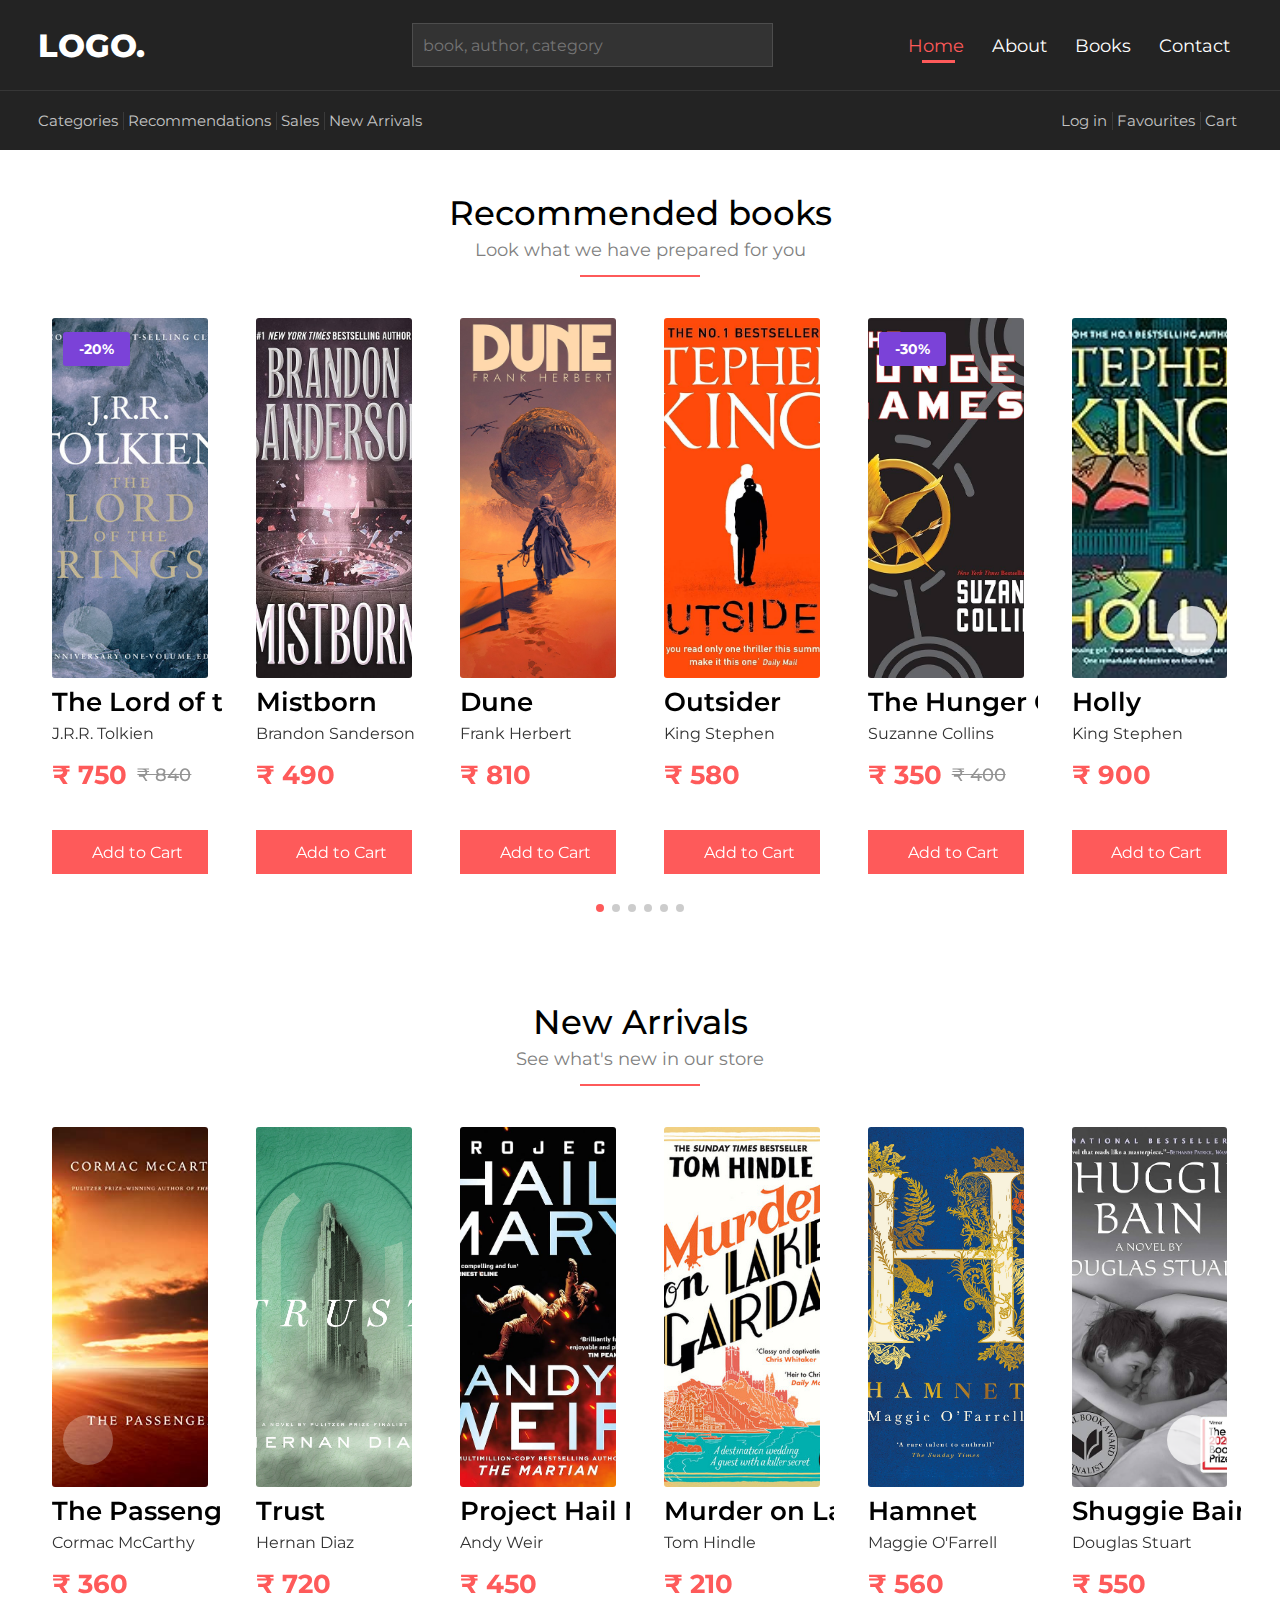
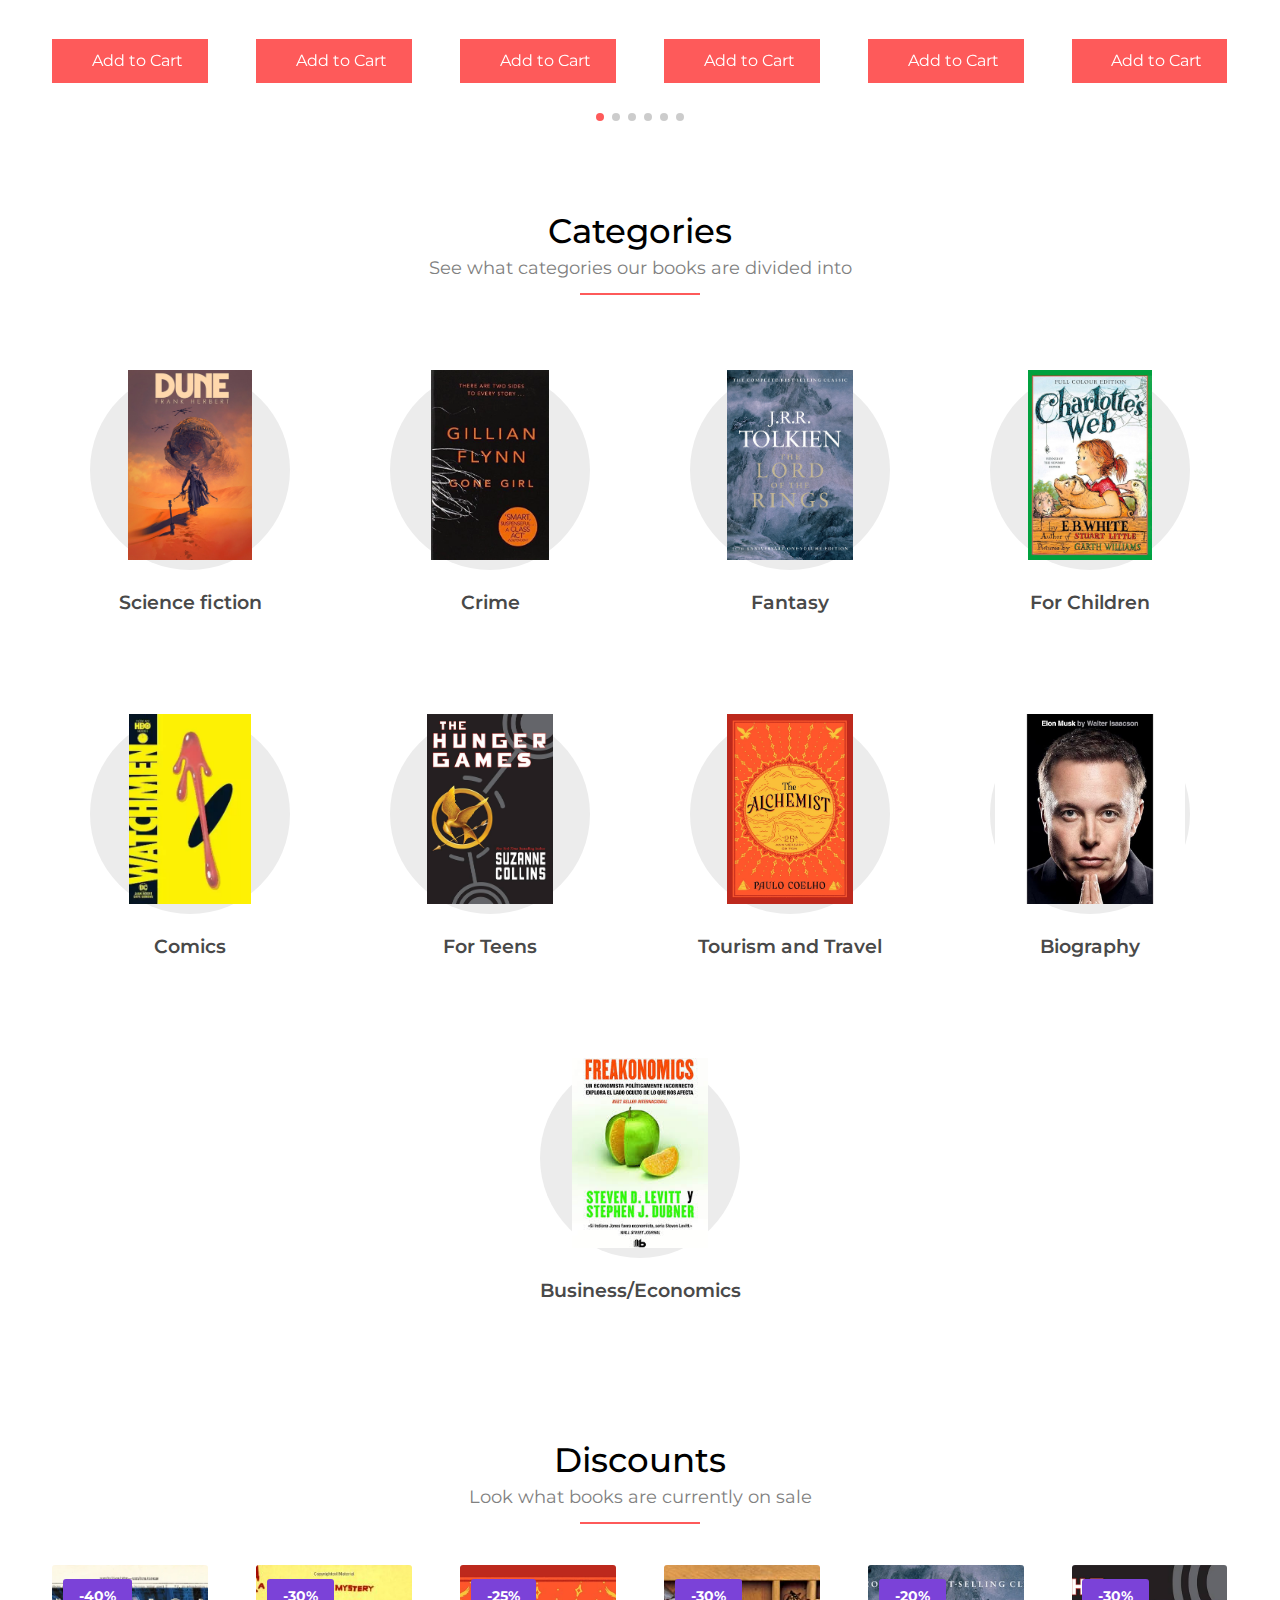
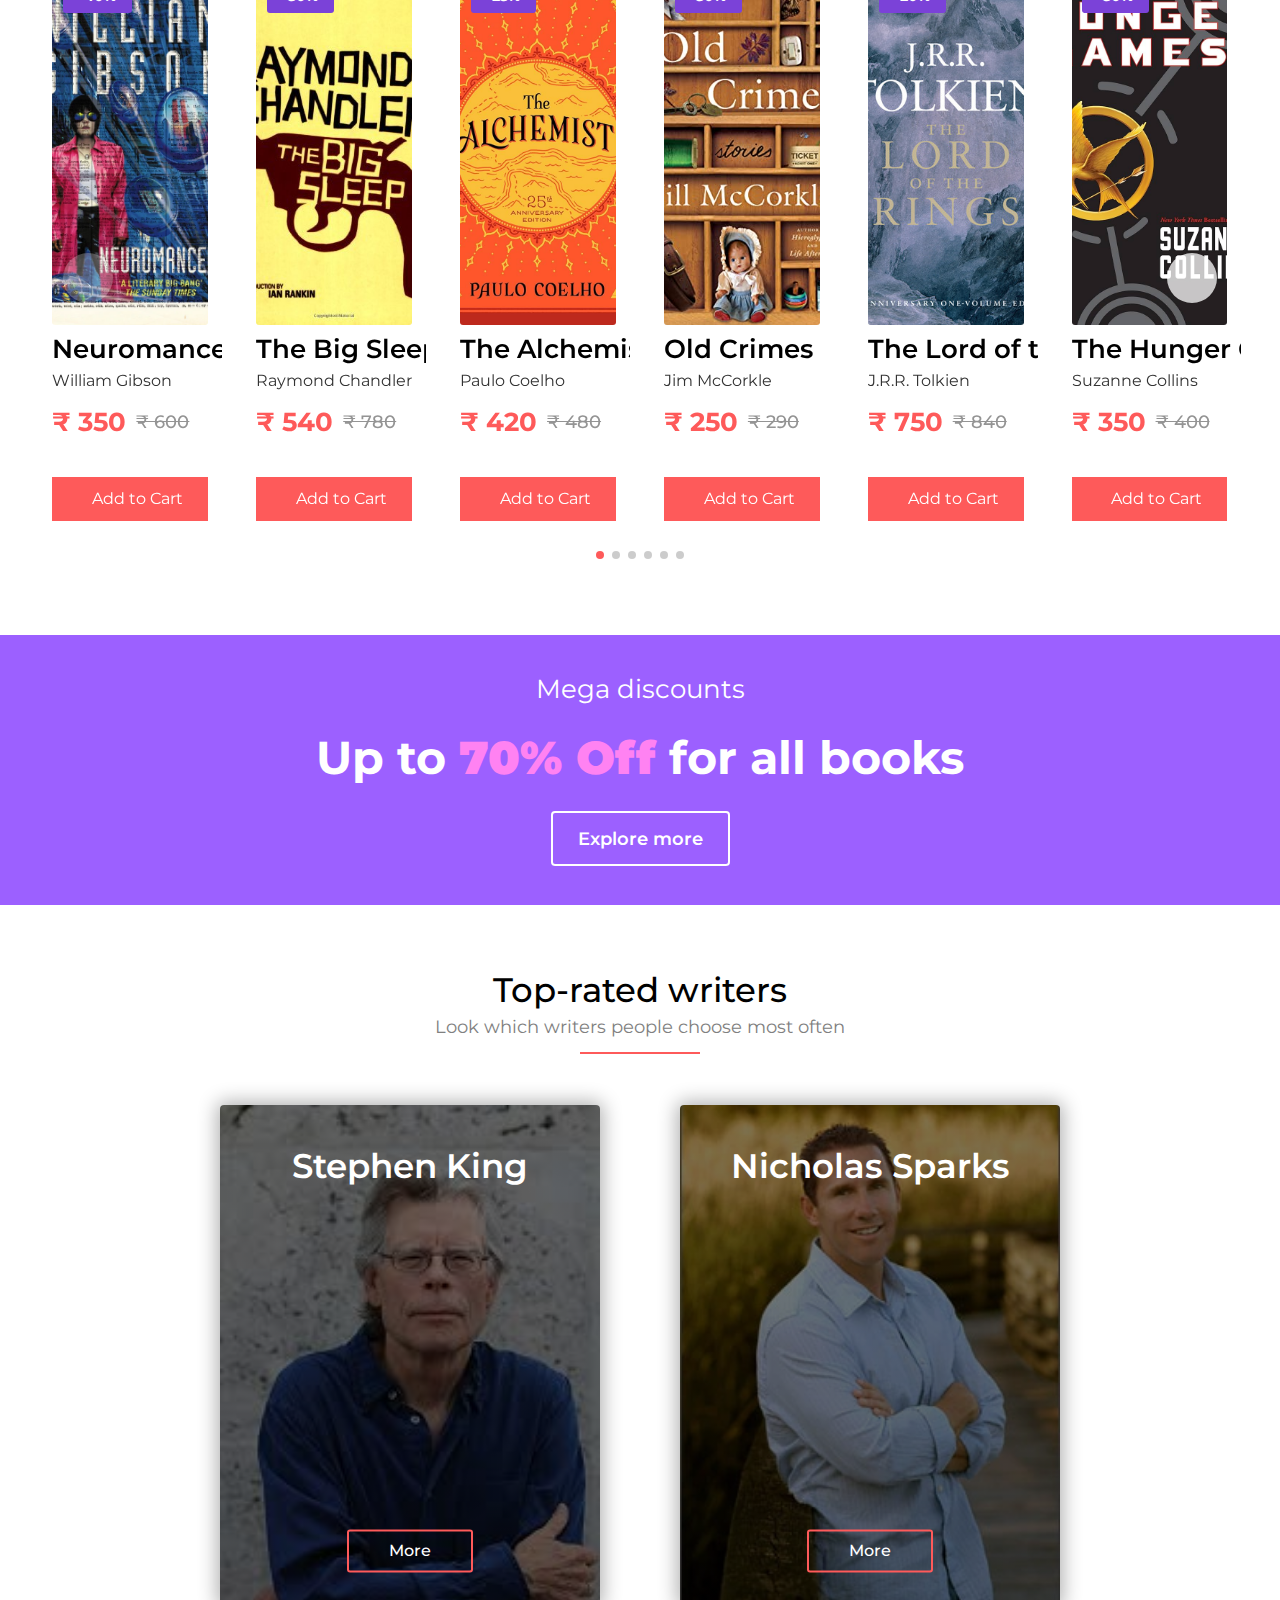
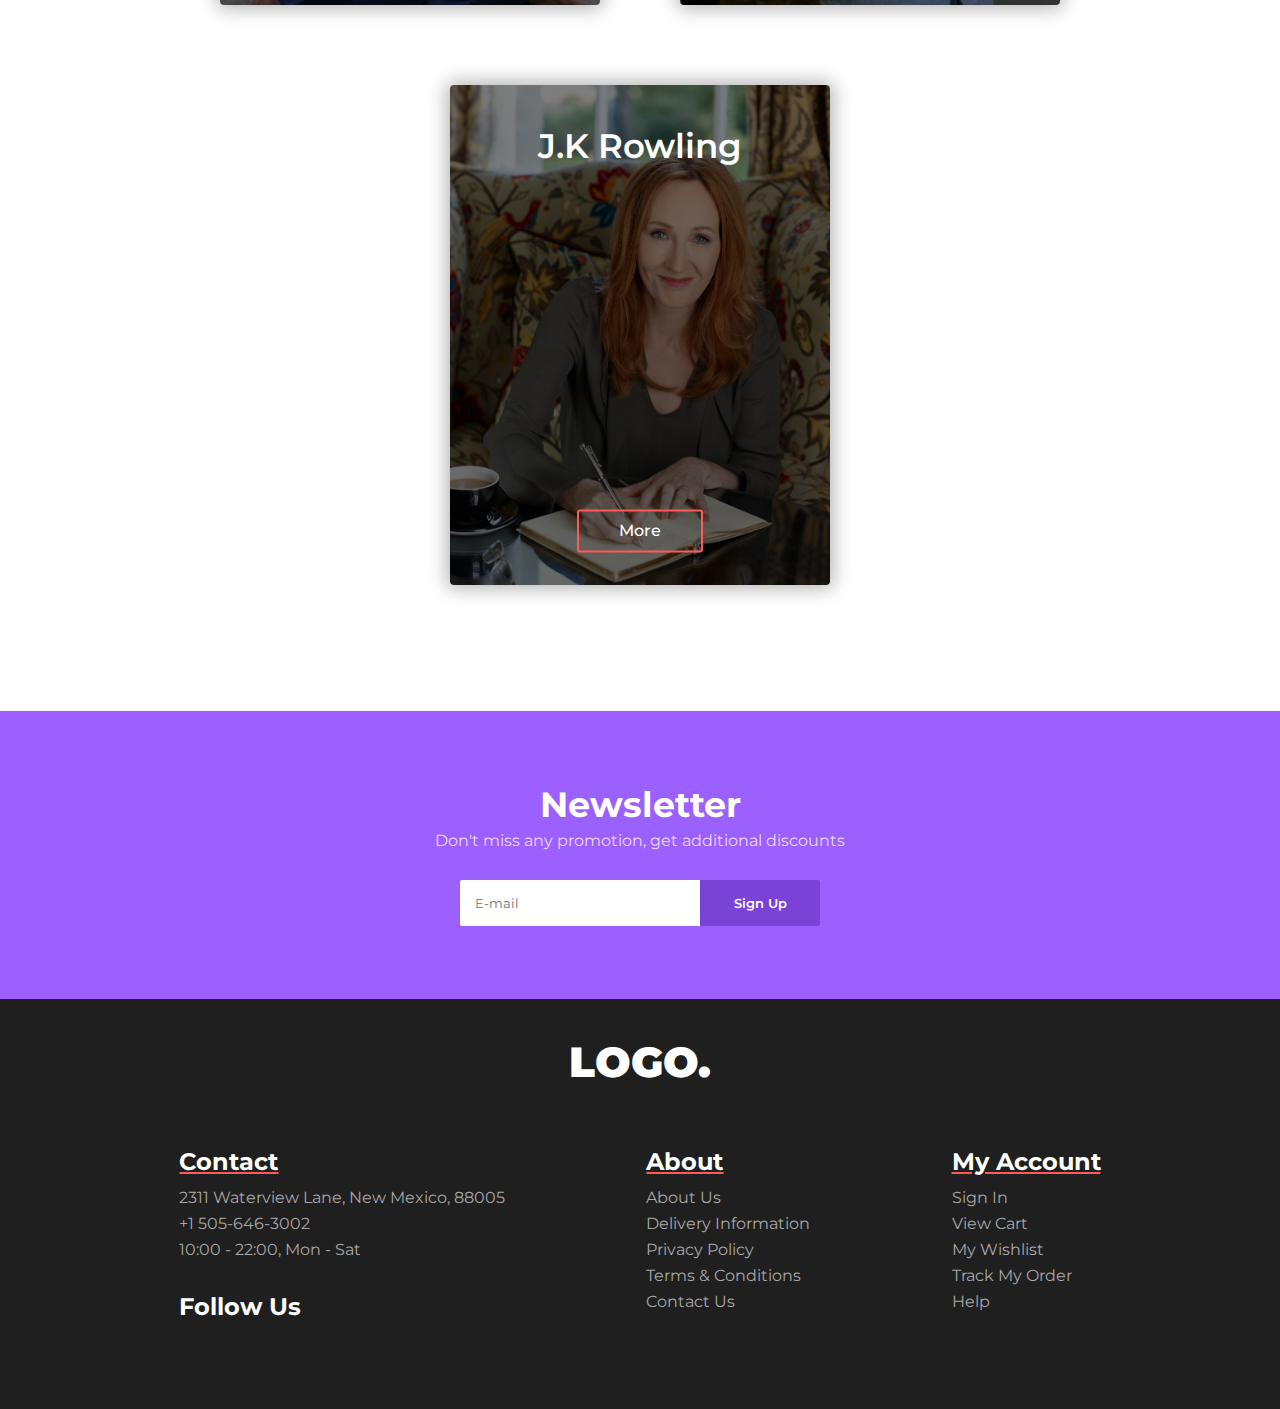
<file: index.html>
<!DOCTYPE html>
<html lang="en">
  <head>
    <meta charset="UTF-8" />
    <meta
      name="viewport"
      content="width=device-width, initial-scale=1.0, user-scalable=0"
    />
    <link rel="stylesheet" href="css/style.css" />
    <link rel="stylesheet" href="css/cart.css" />
    <link
      rel="stylesheet"
      href="https://cdnjs.cloudflare.com/ajax/libs/font-awesome/6.4.2/css/all.min.css"
      integrity="sha512-z3gLpd7yknf1YoNbCzqRKc4qyor8gaKU1qmn+CShxbuBusANI9QpRohGBreCFkKxLhei6S9CQXFEbbKuqLg0DA=="
      crossorigin="anonymous"
      referrerpolicy="no-referrer"
    />
    <link rel="icon" type="image/x-icon" href="favicon.ico" />
    <link
      rel="stylesheet"
      href="https://cdn.jsdelivr.net/npm/swiper@11/swiper-bundle.min.css"
    />
    <title>Bookstore.pl</title>
  </head>
  <body>
    <!-- Mobile header -->
    <header class="mobile">
      <div class="logo">
        <a href="index.html">LOGO.</a>
        <i class="fa-solid fa-xmark close-mobile-nav"></i>
      </div>
      <div class="links">
        <p>Links</p>
        <a href="index.html">Home</a>
        <a href="about.html">About</a>
        <a href="books.html">Books</a>
        <a href="contact.html">Contact</a>
      </div>
      <div class="category-menu">
        <p>Sections</p>
        <a href="#categories">Categories</a>
        <a href="#recommended">Recommendations</a>
        <a href="#sale">Sales</a>
        <a href="#news">New Arrivals</a>
      </div>
      <div class="account-menu">
        <p>Account</p>
        <a href="login.html">Log in</a>
        <a class="favs-btn">Favourites</a>
        <a class="cart-btn">Cart</a>
      </div>
    </header>

    <!-- Desktop header, nav -->
    <div class="navbar">
      <header>
        <div class="logo"><a href="index.html">LOGO.</a></div>
        <div class="search-bar">
          <input type="text" placeholder="book, author, category" /><i
            class="fa-solid fa-magnifying-glass"
          ></i>
        </div>
        <div class="links">
          <a href="index.html" class="active">Home</a>
          <a href="about.html">About</a>
          <a href="books.html">Books</a>
          <a href="contact.html">Contact</a>
        </div>
        <div class="hamburger"><i class="fas fa-bars open-mobile-nav"></i></div>
      </header>
      <nav>
        <div class="category-menu">
          <a href="#categories">Categories</a>
          <a href="#recommended">Recommendations</a>
          <a href="#sale">Sales</a>
          <a href="#news">New Arrivals</a>
        </div>
        <div class="account-menu">
          <a href="login.html">Log in</a>
          <a class="favs-btn">Favourites</a>
          <a class="cart-btn">Cart <span class="cartQuantity"></span></a>
        </div>
      </nav>
    </div>

    <!-- Cart section -->
    <div class="cart">
      <div class="cart-heading">
        <button class="close-cart">
          <i class="fa-solid fa-arrow-left-long"></i>
        </button>
        <h1>Your Shopping Cart <span class="cart-quantity"></span></h1>
        <div class="clear-cart">
          <i class="fa-solid fa-trash"></i> Clear all cart
        </div>
      </div>

      <!-- Wrapper -->
      <div class="wrapper">
        <!-- All items -->
        <div class="items"></div>
        <!-- Cart info, delivery -->
        <div class="cart-info">
          <div class="price row">
            <h2>Total price</h2>
            <p class="total-price"></p>
          </div>
          <div class="delivery-price row">
            <h2>Delivery from</h2>
            <p class="delivery-price-p">9.99 PLN</p>
          </div>
          <hr />
          <div class="total-price row">
            <h2>Price including delivery</h2>
            <p class="total-price-delivery"></p>
          </div>
          <div class="buttons">
            <button class="btn-1">Delivery and payment</button><br />
            <button class="btn-2">Continue shopping</button>
          </div>
          <hr />
          <div class="disc-code">
            <h3>Do you have a discount code?</h3>
            <input type="text" placeholder="Wpisz kod rabatowy" /><button
              class="btn-3"
            >
              Active code
            </button>
          </div>
        </div>
      </div>
    </div>

    <!-- Favourites section -->
    <div class="cart favs">
      <div class="cart-heading">
        <button class="close-favs">
          <i class="fa-solid fa-arrow-left-long"></i>
        </button>
        <h1>Your Favorites list <span class="favs-quantity"></span></h1>
        <div class="clear-favs">
          <i class="fa-solid fa-trash"></i> Clear all favorites
        </div>
      </div>

      <!-- Wrapper -->
      <div class="wrapper">
        <!-- All items -->
        <div class="items"></div>
      </div>
    </div>

    <!-- Recommended section -->
    <section id="recommended">
      <h2 class="heading">Recommended books</h2>
      <p class="subheading">Look what we have prepared for you</p>
      <hr class="line" />

      <div class="content">
        <div class="book-swiper swiper">
          <div class="swiper-wrapper"></div>
          <!-- Swiper Buttons -->
          <div class="swiper-button-prev swiperBtn">
            <i class="fa-solid fa-chevron-left"></i>
          </div>
          <div class="swiper-button-next swiperBtn">
            <i class="fa-solid fa-chevron-right"></i>
          </div>
          <!-- Swiper pagination -->
          <div class="swiper-pagination"></div>
        </div>
      </div>
    </section>

    <!-- News section -->
    <section id="news">
      <h2 class="heading">New Arrivals</h2>
      <p class="subheading">See what's new in our store</p>
      <hr class="line" />

      <div class="content">
        <div class="book-swiper swiper">
          <div class="swiper-wrapper"></div>
          <!-- Swiper Buttons -->
          <div class="swiper-button-prev swiperBtn">
            <i class="fa-solid fa-chevron-left"></i>
          </div>
          <div class="swiper-button-next swiperBtn">
            <i class="fa-solid fa-chevron-right"></i>
          </div>
          <!-- Swiper pagination -->
          <div class="swiper-pagination"></div>
        </div>
      </div>
    </section>

    <!-- Categories -->
    <section id="categories">
      <h2 class="heading">Categories</h2>
      <p class="subheading">See what categories our books are divided into</p>
      <hr class="line" />

      <div class="categories-content">
        <div class="category">
          <div class="img">
            <img
              src="imgs/4261a6c2-015b-11ef-9329-2d40acfaa7ba_1713886950158.avif"
            />
          </div>
          <p>Science fiction</p>
        </div>
        <div class="category">
          <div class="img">
            <img src="imgs/gone-girl-original-imah2f66zbfvhg4e.webp" />
          </div>
          <p>Crime</p>
        </div>
        <div class="category">
          <div class="img">
            <img src="imgs/33.jpg" />
          </div>
          <p>Fantasy</p>
        </div>
        <div class="category">
          <div class="img">
            <img src="imgs/91yZPqf93XL._UF1000,1000_QL80_.jpg" />
          </div>
          <p>For Children</p>
        </div>
        <div class="category">
          <div class="img">
            <img
              src="imgs/watchmen-2019-edition-original-imagh22te9pyu8cr.webp"
            />
          </div>
          <p>Comics</p>
        </div>
        <div class="category">
          <div class="img">
            <img src="imgs/71un2hI4mcL._AC_UF1000,1000_QL80_.jpg" />
          </div>
          <p>For Teens</p>
        </div>
        <div class="category">
          <div class="img">
            <img src="imgs/81FPzmB5fgL._AC_UF1000,1000_QL80_.jpg" />
          </div>
          <p>Tourism and Travel</p>
        </div>
        <div class="category">
          <div class="img">
            <img src="imgs/71iWxmst49L._AC_UL600_SR600,600_.jpg" />
          </div>
          <p>Biography</p>
        </div>
        <div class="category">
          <div class="img">
            <img src="imgs/images.jpeg" />
          </div>
          <p>Business/Economics</p>
        </div>
      </div>
    </section>

    <!-- Sale section -->
    <section id="sale">
      <h2 class="heading">Discounts</h2>
      <p class="subheading">Look what books are currently on sale</p>
      <hr class="line" />

      <div class="content">
        <div class="book-swiper swiper">
          <div class="swiper-wrapper"></div>
          <!-- Swiper Buttons -->
          <div class="swiper-button-prev swiperBtn">
            <i class="fa-solid fa-chevron-left"></i>
          </div>
          <div class="swiper-button-next swiperBtn">
            <i class="fa-solid fa-chevron-right"></i>
          </div>
          <!-- Swiper pagination -->
          <div class="swiper-pagination"></div>
        </div>
      </div>
    </section>

    <section id="banner">
      <h3>Mega discounts</h3>
      <h1>Up to <span>70% Off</span> for all books</h1>
      <a href="#" class="banner-btn">Explore more</a>
    </section>

    <!-- Top artists section -->
    <section id="artists">
      <h2 class="heading">Top-rated writers</h2>
      <p class="subheading">Look which writers people choose most often</p>
      <hr class="line" />

      <div class="artists-content">
        <div class="artist-box">
          <div class="artist-name">Stephen King</div>
          <div class="rating">
            <i class="fa-solid fa-star"></i><i class="fa-solid fa-star"></i
            ><i class="fa-solid fa-star"></i><i class="fa-solid fa-star"></i
            ><i class="fa-solid fa-star"></i>
          </div>
          <a href="#" class="artist-btn">More</a>
        </div>
        <div class="artist-box">
          <div class="artist-name">Nicholas Sparks</div>
          <div class="rating">
            <i class="fa-solid fa-star"></i><i class="fa-solid fa-star"></i
            ><i class="fa-solid fa-star"></i><i class="fa-solid fa-star"></i
            ><i class="fa-solid fa-star"></i>
          </div>
          <a href="#" class="artist-btn">More</a>
        </div>
        <div class="artist-box">
          <div class="artist-name">J.K Rowling</div>
          <div class="rating">
            <i class="fa-solid fa-star"></i><i class="fa-solid fa-star"></i
            ><i class="fa-solid fa-star"></i><i class="fa-solid fa-star"></i
            ><i class="fa-solid fa-star"></i>
          </div>
          <a href="#" class="artist-btn">More</a>
        </div>
      </div>
    </section>

    <!-- Newsletter section -->
    <section id="newsletter">
      <h2>Newsletter</h2>
      <p>Don't miss any promotion, get additional discounts</p>
      <div class="input">
        <input type="text" placeholder="E-mail" /><input
          type="submit"
          value="Sign Up"
        />
      </div>
    </section>

    <!-- Footer -->
    <footer>
      <div class="logo">LOGO.</div>
      <div class="footer-content">
        <div class="col">
          <h2>Contact</h2>
          <p>2311 Waterview Lane, New Mexico, 88005</p>
          <p>+1 505-646-3002</p>
          <p>10:00 - 22:00, Mon - Sat</p>
          <br />
          <h2 style="text-decoration: none">Follow Us</h2>
          <div class="media-icons">
            <a href="#"><i class="fa-brands fa-facebook"></i></a>
            <a href="#"><i class="fa-brands fa-instagram"></i></a>
            <a href="#"><i class="fa-brands fa-twitter"></i></a>
            <a href="#"><i class="fa-brands fa-tiktok"></i></a>
          </div>
        </div>
        <div class="col">
          <h2>About</h2>
          <a href="about.html">About Us</a>
          <a href="#">Delivery Information</a>
          <a href="#">Privacy Policy</a>
          <a href="#">Terms & Conditions</a>
          <a href="contact.html">Contact Us</a>
        </div>
        <div class="col">
          <h2>My Account</h2>
          <a href="login.html">Sign In</a>
          <a href="cart.html">View Cart</a>
          <a href="favs.html">My Wishlist</a>
          <a href="#">Track My Order</a>
          <a href="#">Help</a>
        </div>
      </div>
    </footer>

    <script src="https://cdn.jsdelivr.net/npm/swiper@11/swiper-bundle.min.js"></script>
    <script src="js/nav.js"></script>
    <script src="script.js"></script>
  </body>
</html>
</file>
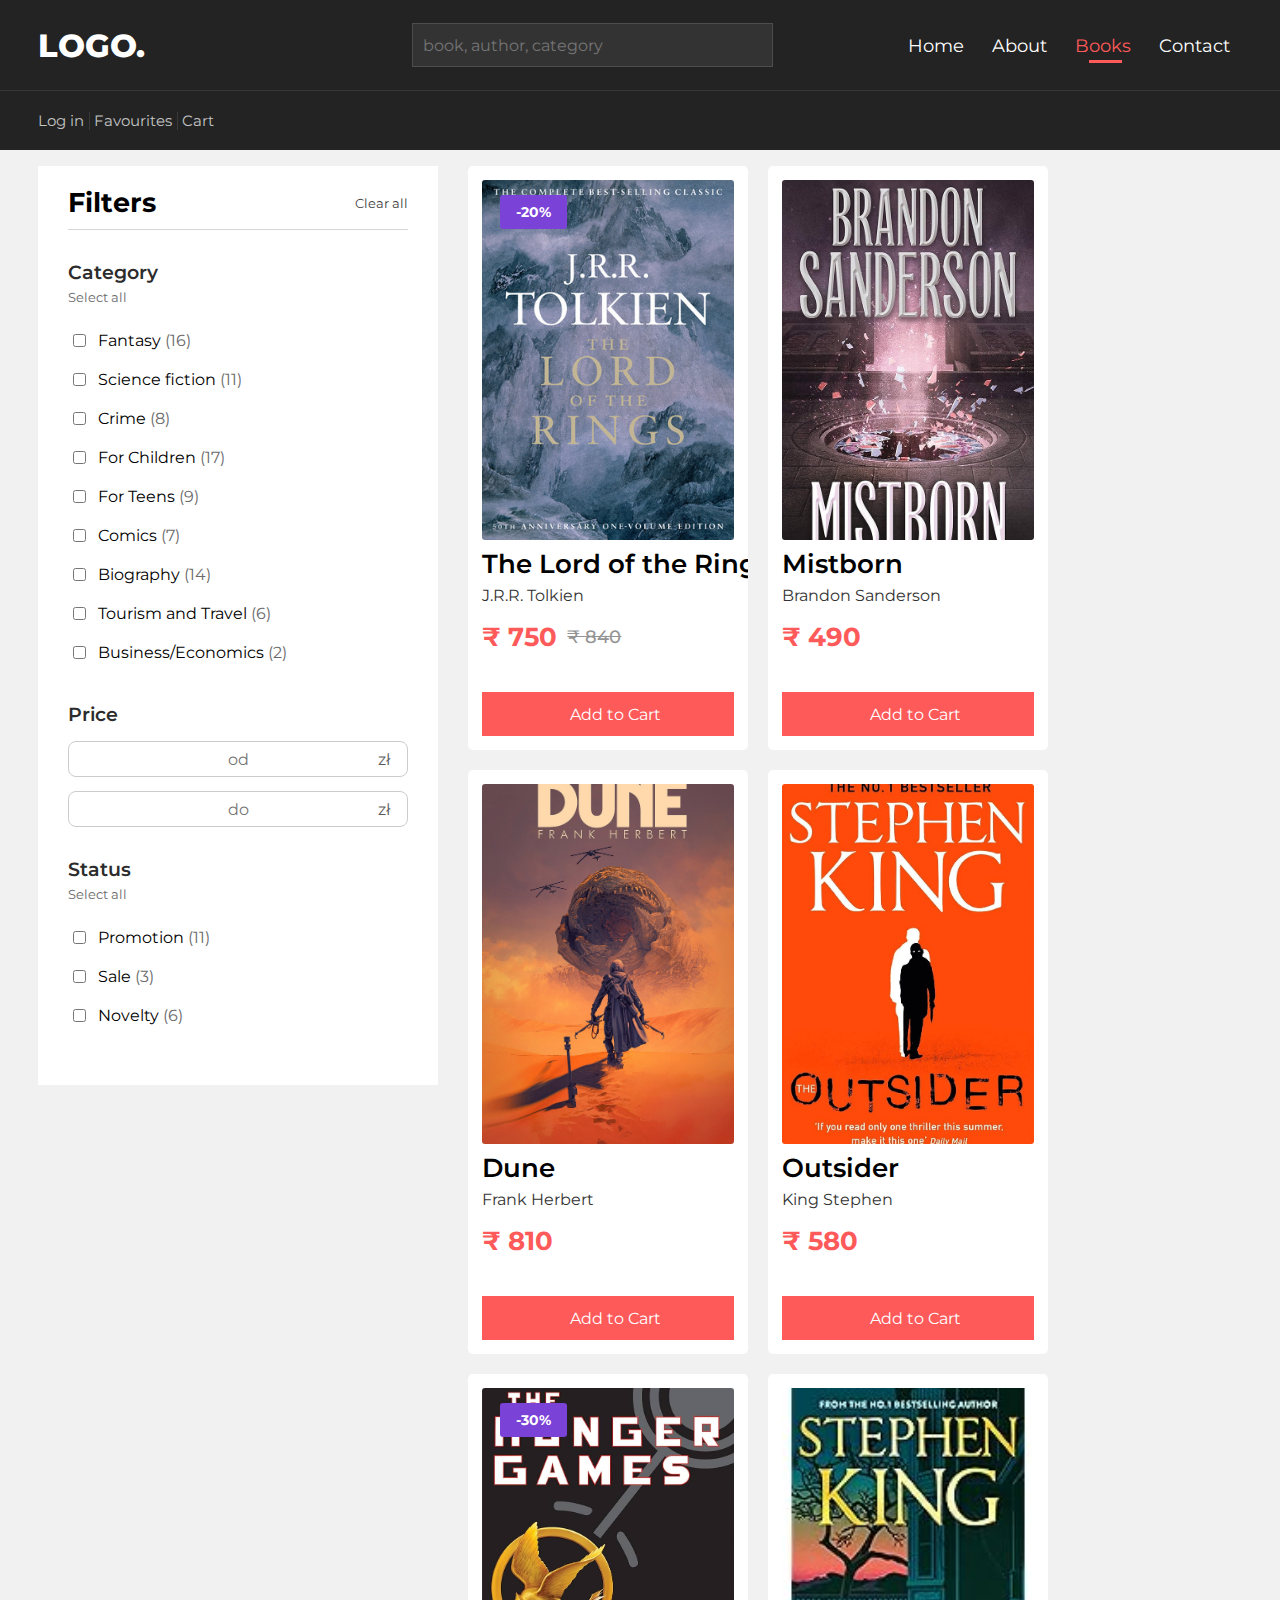
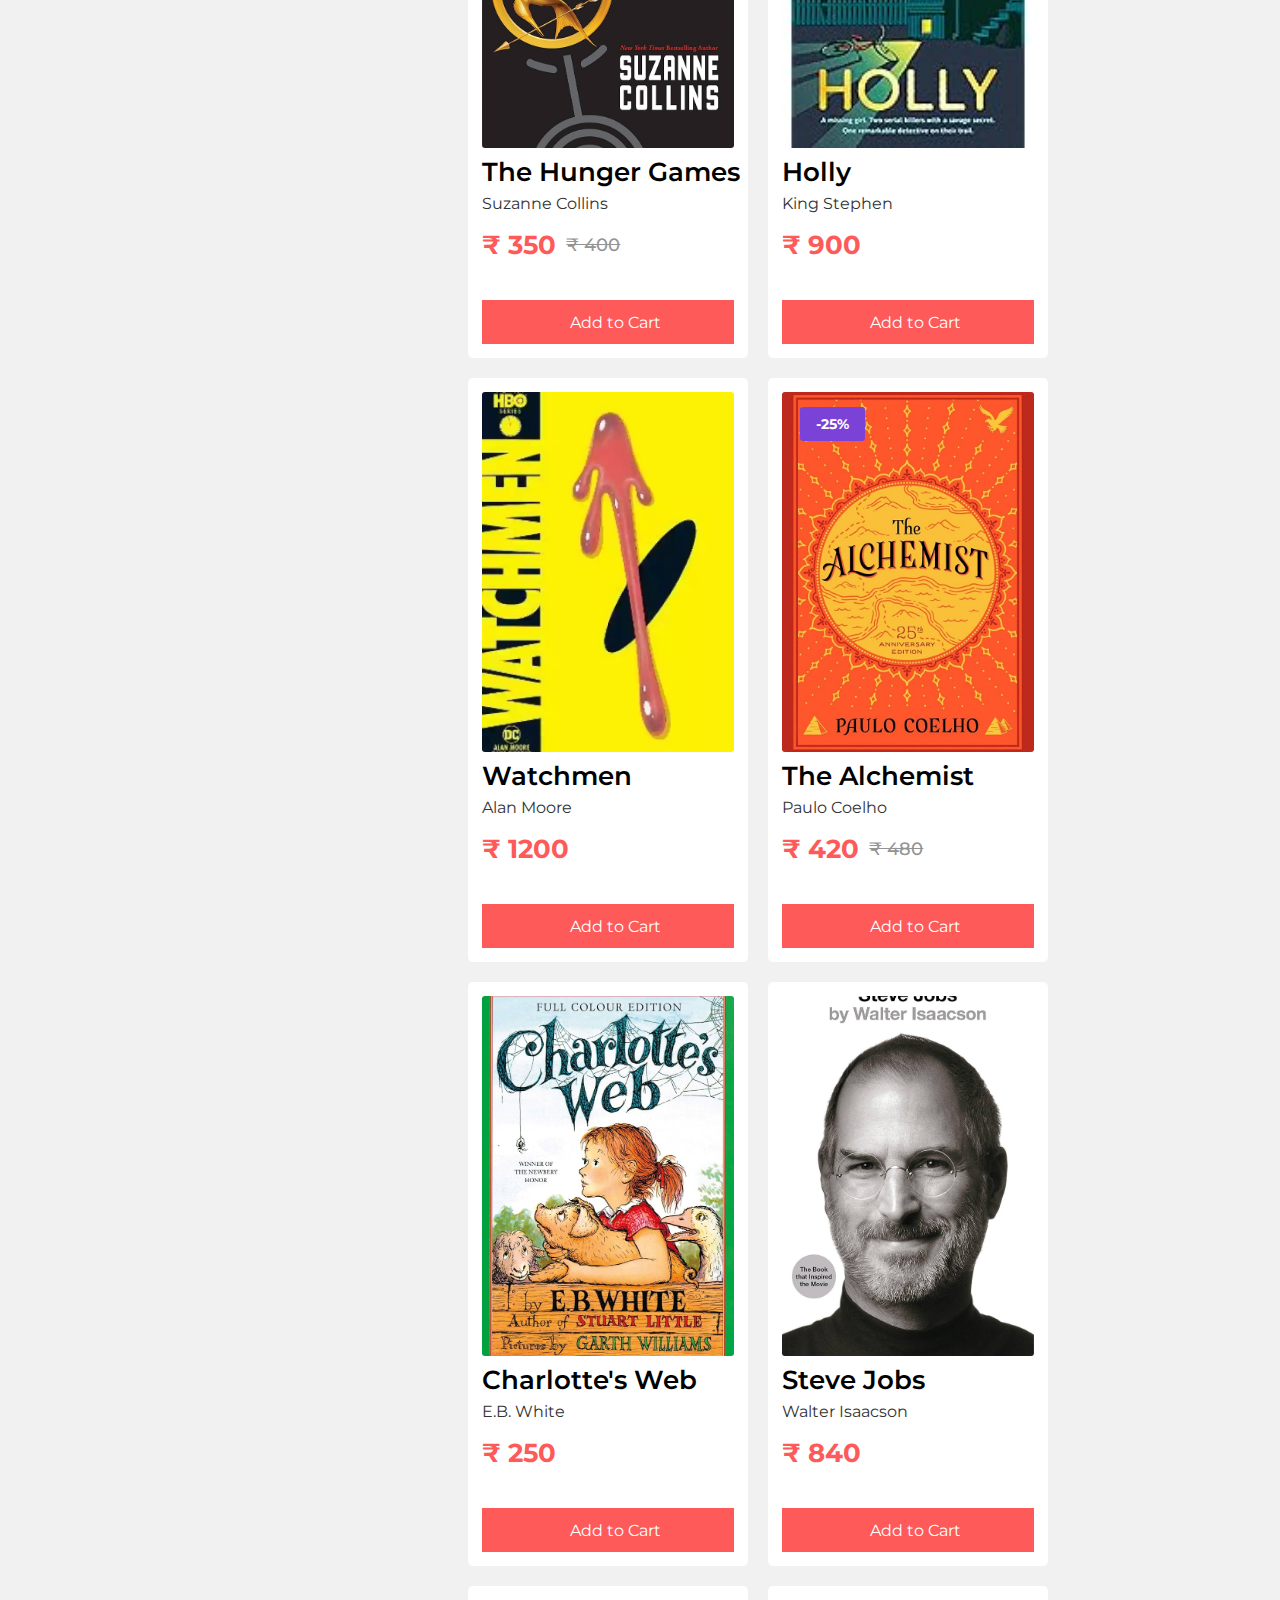
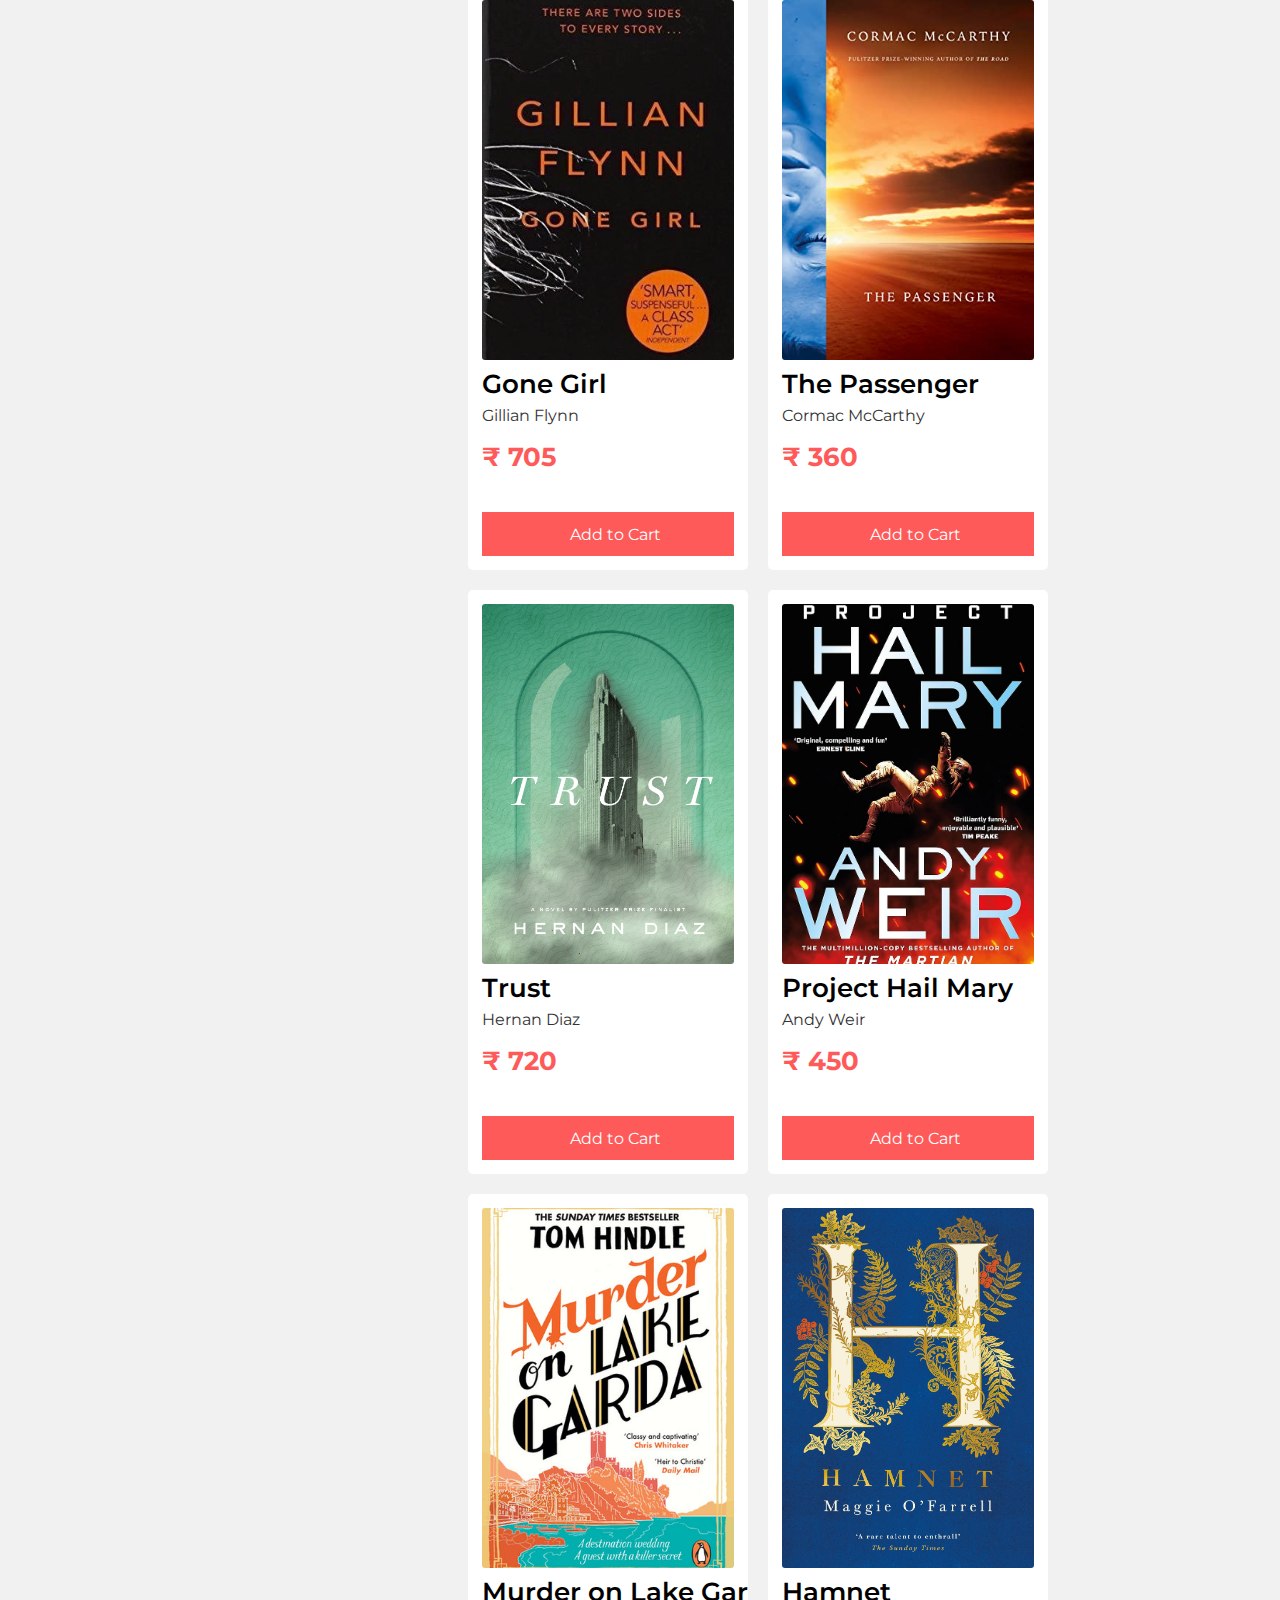
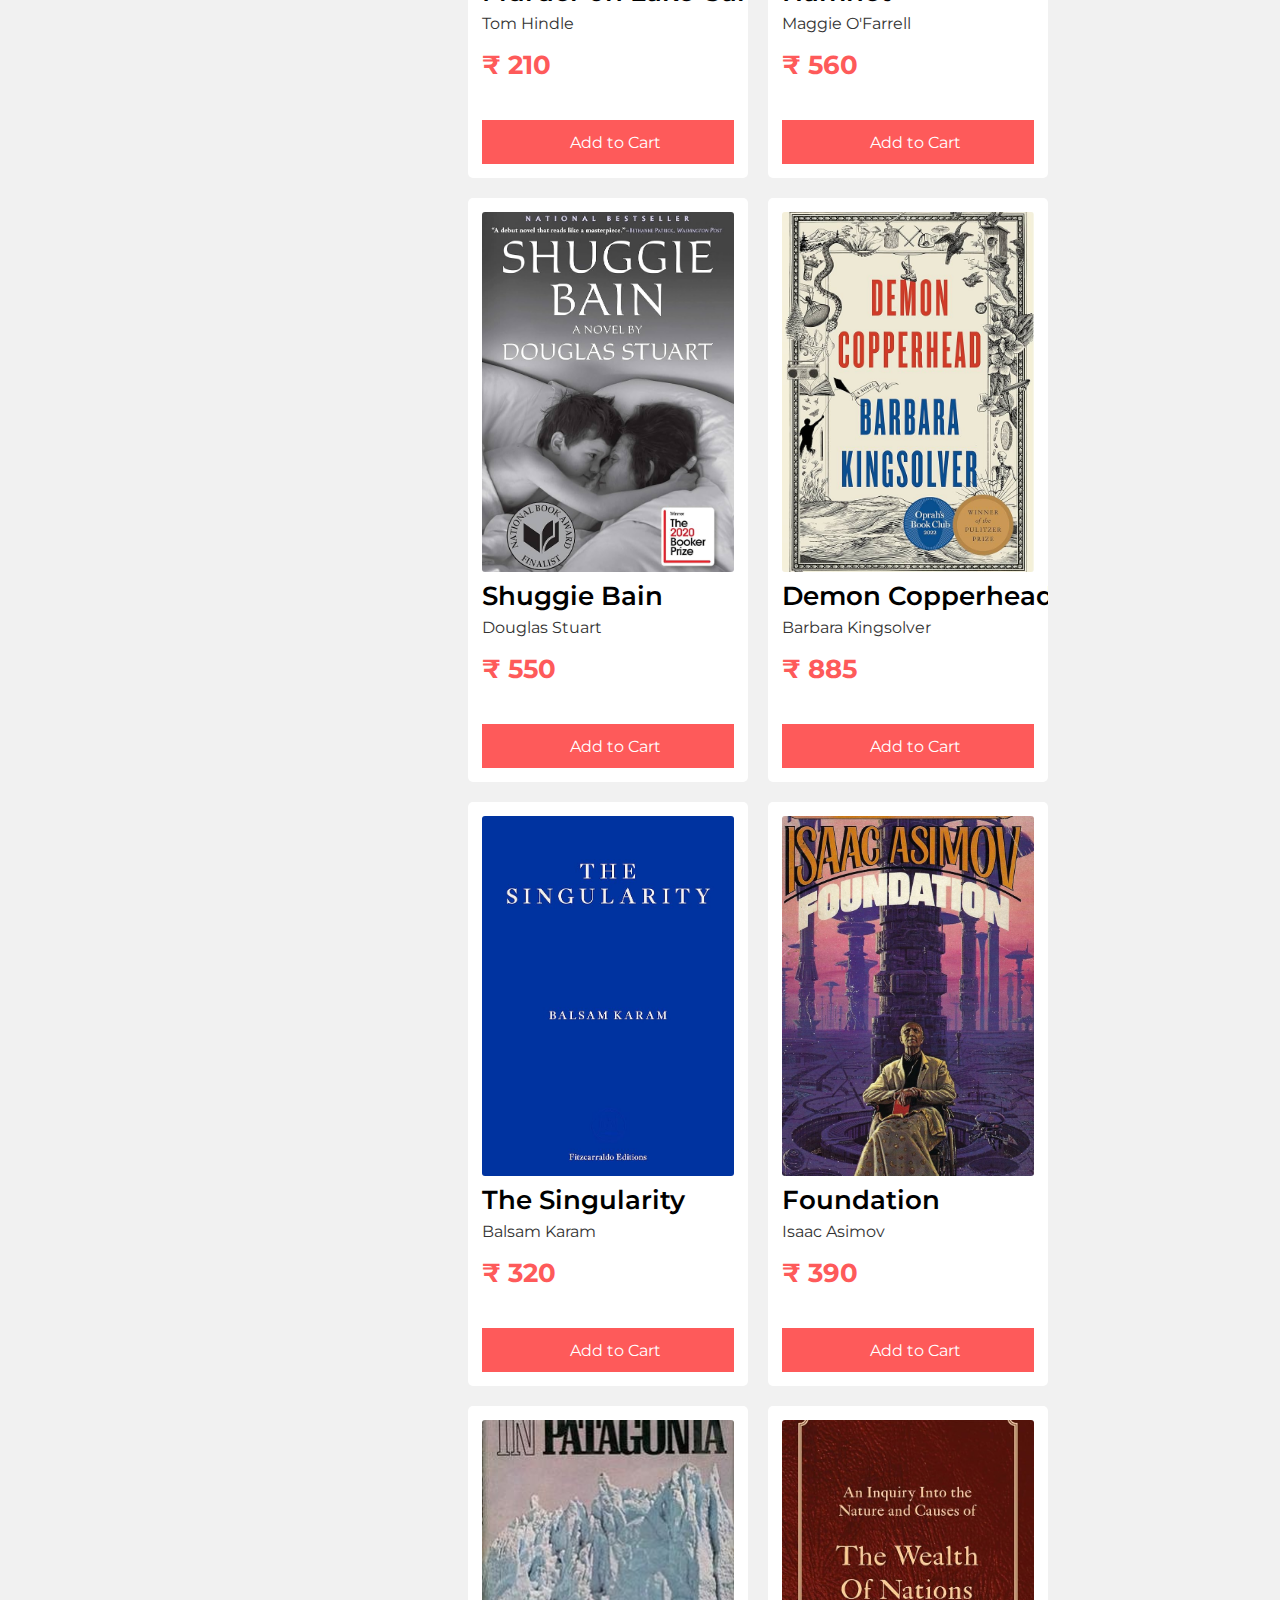
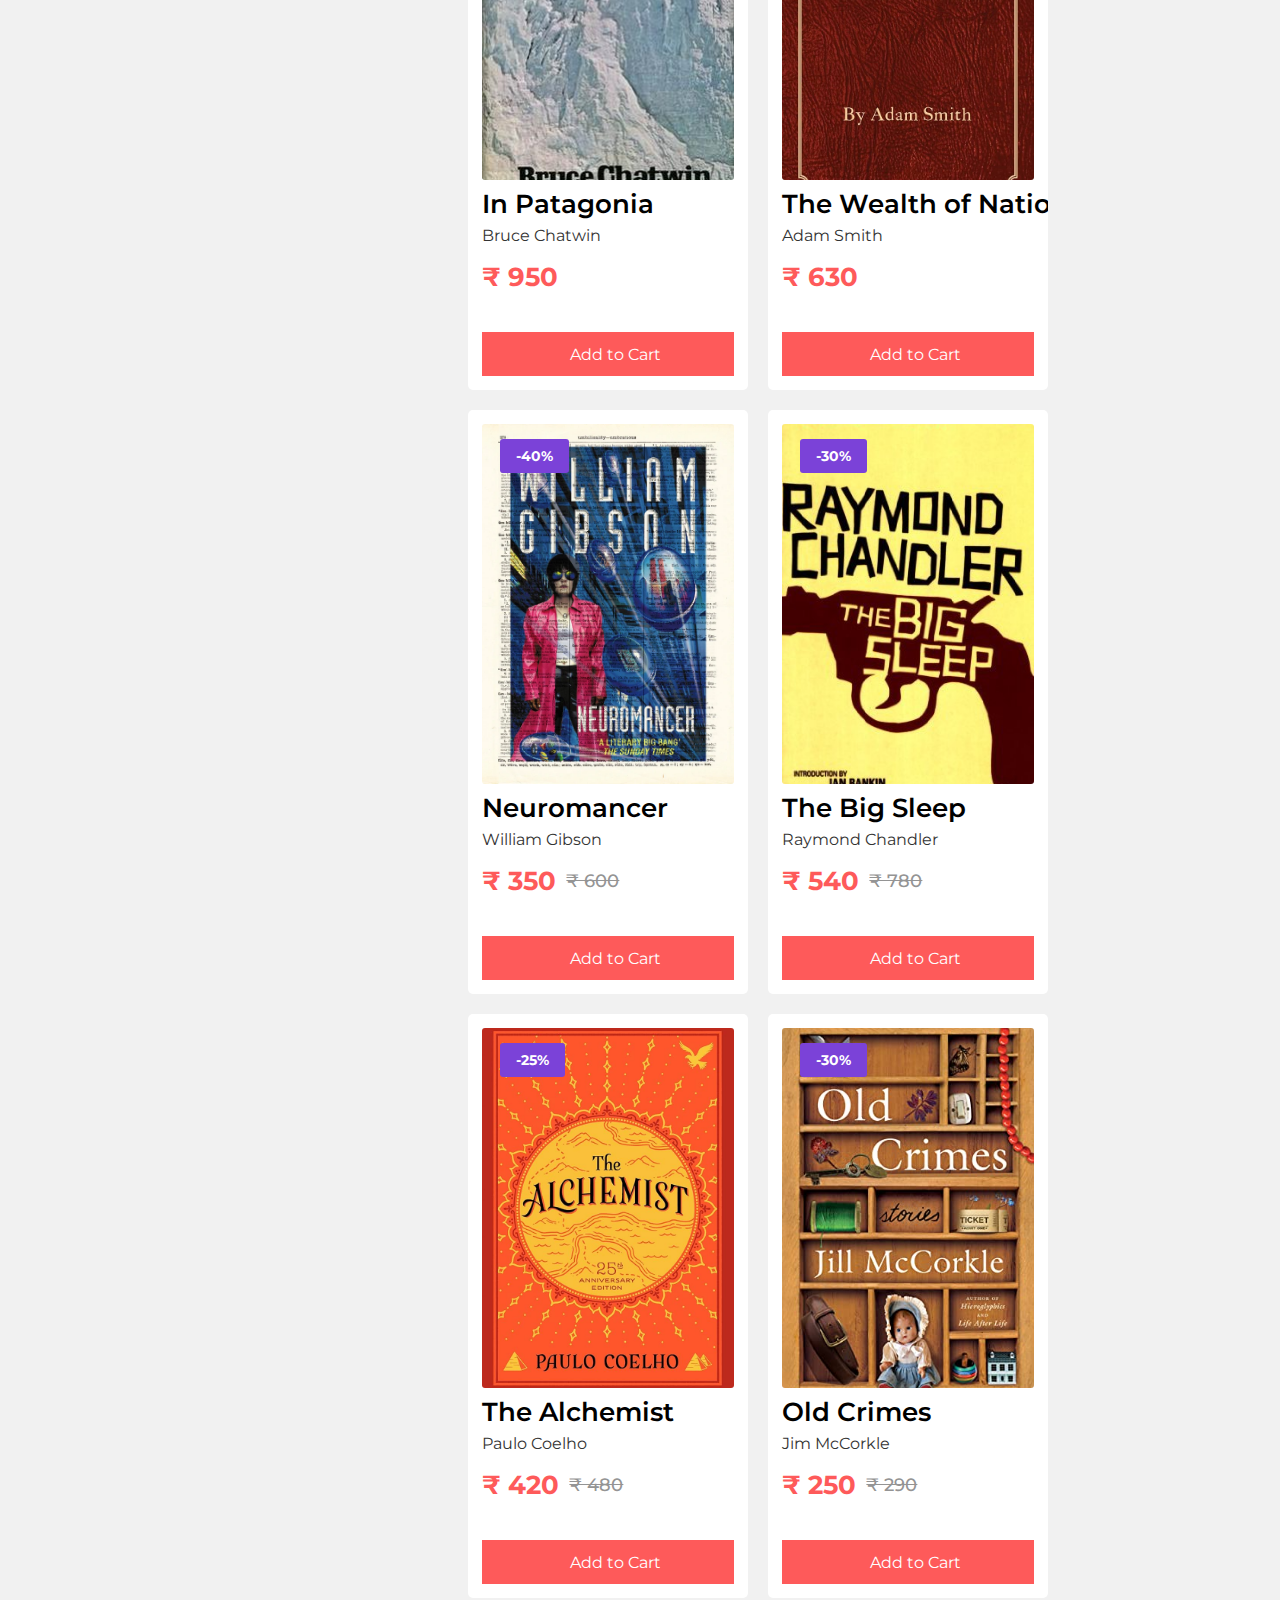
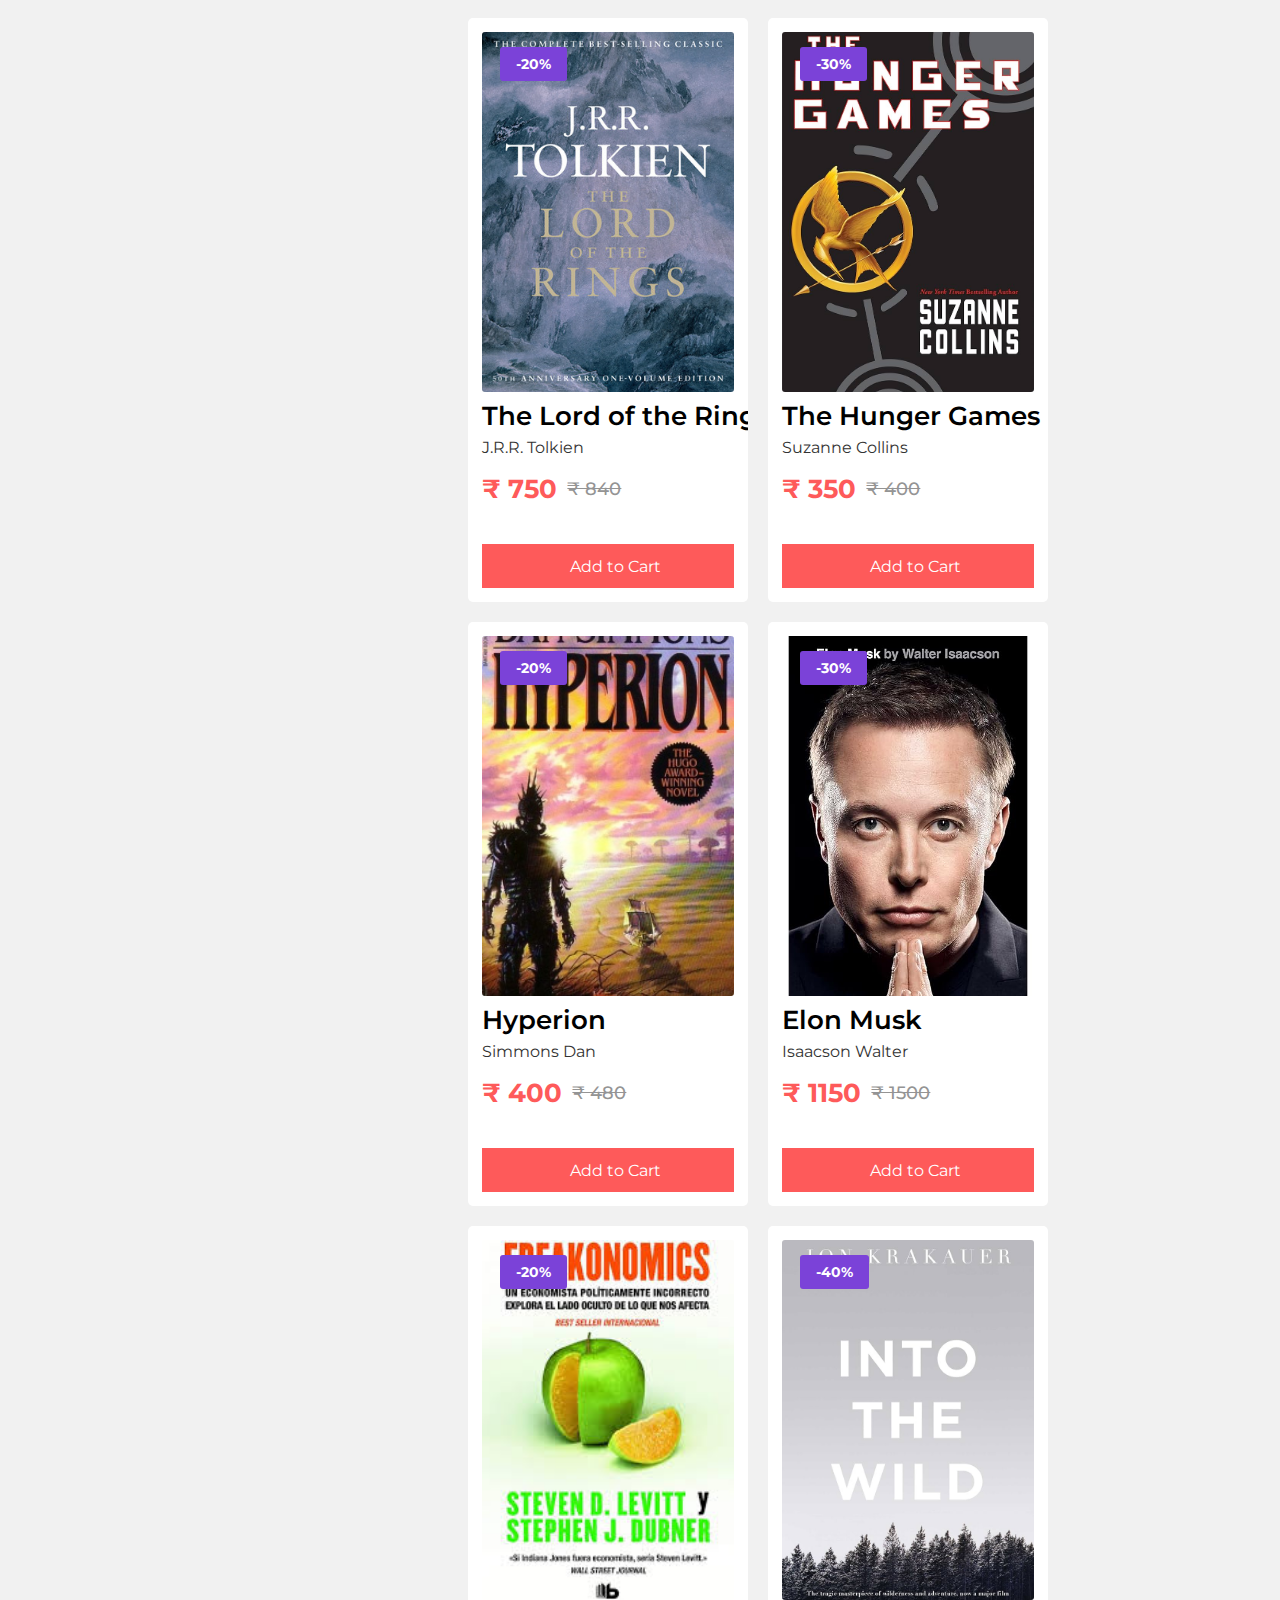
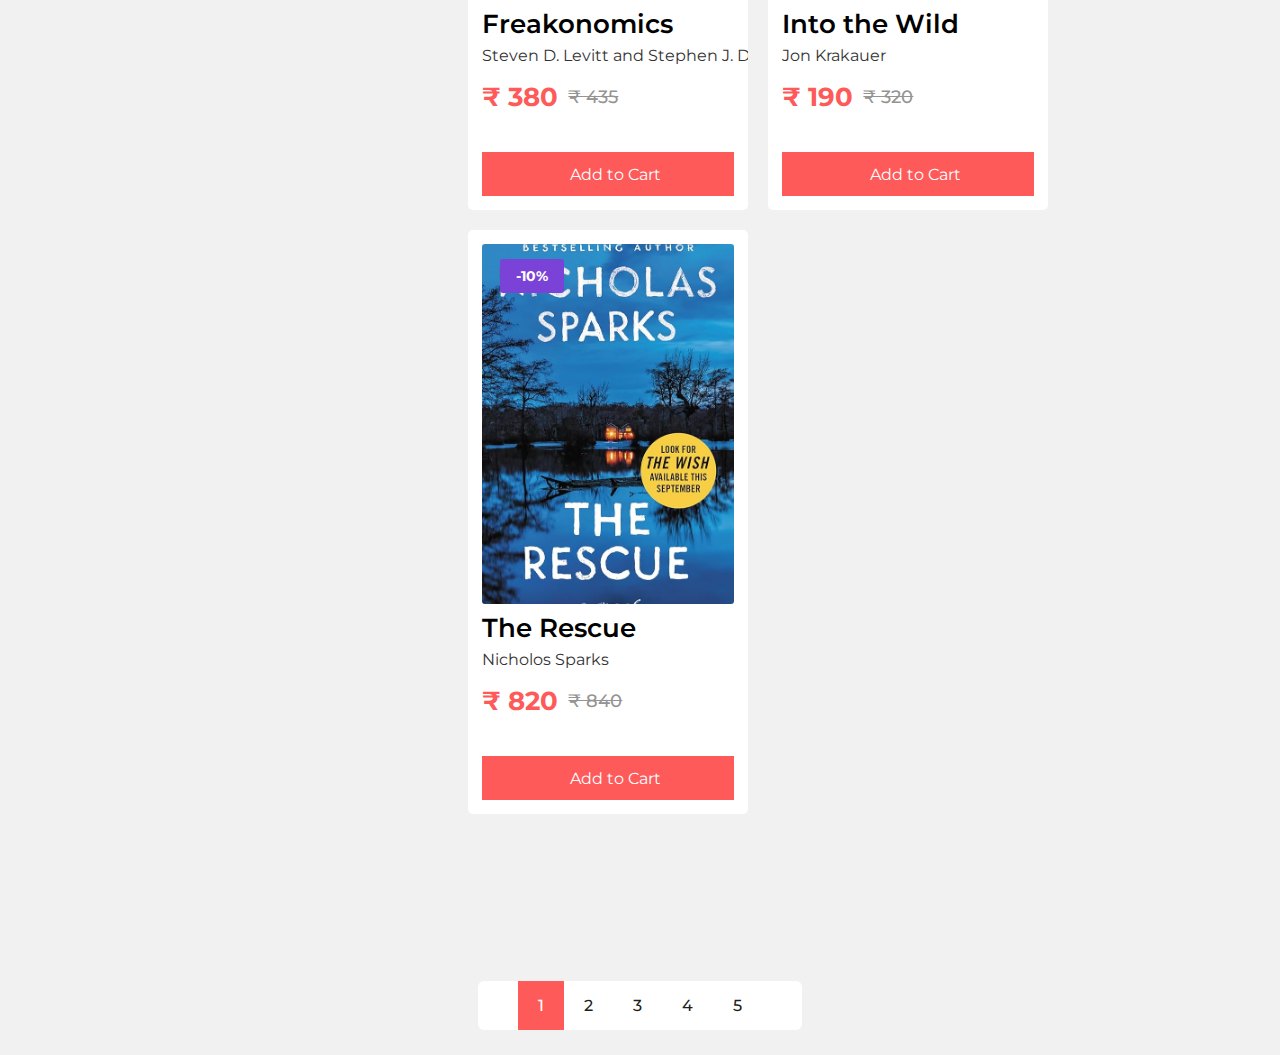
<file: books.html>
<!DOCTYPE html>
<html lang="en">
  <head>
    <meta charset="UTF-8" />
    <meta name="viewport" content="width=device-width, initial-scale=1.0" />
    <link rel="stylesheet" href="css/style.css" />
    <link rel="stylesheet" href="css/books.css" />
    <link
      rel="stylesheet"
      href="https://cdnjs.cloudflare.com/ajax/libs/font-awesome/6.4.2/css/all.min.css"
      integrity="sha512-z3gLpd7yknf1YoNbCzqRKc4qyor8gaKU1qmn+CShxbuBusANI9QpRohGBreCFkKxLhei6S9CQXFEbbKuqLg0DA=="
      crossorigin="anonymous"
      referrerpolicy="no-referrer"
    />
    <link rel="icon" type="image/x-icon" href="favicon.ico" />
    <title>Bookstore.pl</title>
  </head>
  <body>
    <!-- Mobile header -->
    <header class="mobile">
      <div class="logo">
        <a href="index.html">LOGO.</a>
        <i class="fa-solid fa-xmark close-mobile-nav"></i>
      </div>
      <div class="links">
        <p>Links</p>
        <a href="index.html">Home</a>
        <a href="about.html">About</a>
        <a href="books.html">Books</a>
        <a href="contact.html">Contact</a>
      </div>
      <div class="account-menu">
        <p>Account</p>
        <a href="login.html">Log in</a>
        <a href="favs.html">Favourites</a>
        <a href="cart.html">Cart</a>
      </div>
    </header>

    <!-- Desktop header, nav -->
    <div class="navbar">
      <header>
        <div class="logo"><a href="index.html">LOGO.</a></div>
        <div class="search-bar">
          <input type="text" placeholder="book, author, category" /><i
            class="fa-solid fa-magnifying-glass"
          ></i>
        </div>
        <div class="links">
          <a href="index.html">Home</a>
          <a href="about.html">About</a>
          <a href="books.html" class="active">Books</a>
          <a href="contact.html">Contact</a>
        </div>
        <div class="hamburger"><i class="fas fa-bars open-mobile-nav"></i></div>
      </header>
      <nav>
        <div class="account-menu">
          <a href="login.html">Log in</a>
          <a href="favs.html">Favourites</a>
          <a href="cart.html">Cart</a>
        </div>
      </nav>
    </div>

    <div class="container">
      <div class="filters">
        <div class="heading">
          <h2>Filters</h2>
          <button>Clear all</button>
        </div>
        <div class="filter">
          <div class="filter-name">
            Category <i class="fa-solid fa-chevron-down"></i>
          </div>
          <button>Select all</button>
          <div class="filter-content">
            <label class="filter-item ctg"
              ><input type="checkbox" />
              <p>Fantasy <span class="quantity">(16)</span></p></label
            >
            <label class="filter-item ctg"
              ><input type="checkbox" />
              <p>Science fiction <span class="quantity">(11)</span></p></label
            >
            <label class="filter-item ctg"
              ><input type="checkbox" />
              <p>Crime <span class="quantity">(8)</span></p></label
            >
            <label class="filter-item ctg"
              ><input type="checkbox" />
              <p>For Children <span class="quantity">(17)</span></p></label
            >
            <label class="filter-item ctg"
              ><input type="checkbox" />
              <p>For Teens <span class="quantity">(9)</span></p></label
            >
            <label class="filter-item ctg"
              ><input type="checkbox" />
              <p>Comics <span class="quantity">(7)</span></p></label
            >
            <label class="filter-item ctg"
              ><input type="checkbox" />
              <p>Biography <span class="quantity">(14)</span></p></label
            >
            <label class="filter-item ctg"
              ><input type="checkbox" />
              <p>Tourism and Travel <span class="quantity">(6)</span></p></label
            >
            <label class="filter-item ctg"
              ><input type="checkbox" />
              <p>Business/Economics <span class="quantity">(2)</span></p></label
            >
          </div>
        </div>
        <div class="filter">
          <div class="filter-name">
            Price <i class="fa-solid fa-chevron-down"></i>
          </div>
          <div class="filter-content">
            <div class="filter-item prc">
              <div class="input">
                <input type="text" placeholder="od" />
                <div class="currency">zł</div>
              </div>
              <div class="input">
                <input type="text" placeholder="do" />
                <div class="currency">zł</div>
              </div>
            </div>
          </div>
        </div>
        <div class="filter">
          <div class="filter-name">
            Status <i class="fa-solid fa-chevron-down"></i>
          </div>
          <button>Select all</button>
          <div class="filter-content">
            <label class="filter-item ctg"
              ><input type="checkbox" />
              <p>Promotion <span class="quantity">(11)</span></p></label
            >
            <label class="filter-item ctg"
              ><input type="checkbox" />
              <p>Sale <span class="quantity">(3)</span></p></label
            >
            <label class="filter-item ctg"
              ><input type="checkbox" />
              <p>Novelty <span class="quantity">(6)</span></p></label
            >
          </div>
        </div>
      </div>

      <div class="books">
        <div class="content">
          <div class="boxes"></div>
        </div>
      </div>
    </div>

    <div class="pagination">
      <a href=""><i class="fa-solid fa-chevron-left"></i></a>
      <a href="" class="active">1</a>
      <a href="">2</a>
      <a href="">3</a>
      <a href="">4</a>
      <a href="">5</a>
      <a href=""><i class="fa-solid fa-chevron-right"></i></a>
    </div>

    <script src="js/books.js"></script>
    <script src="js/nav.js"></script>
  </body>
</html>
</file>
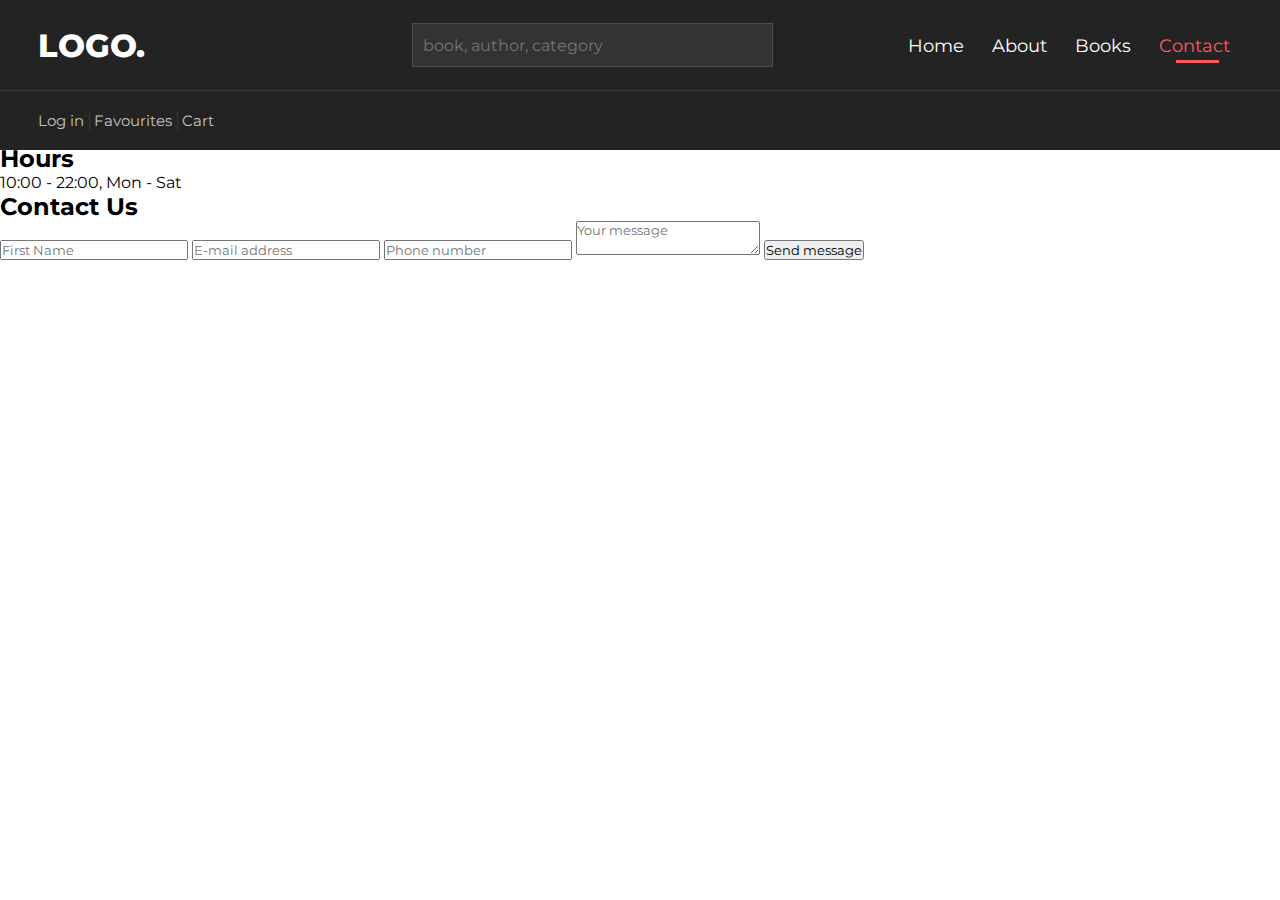
<file: contact.html>
<!DOCTYPE html>
<html lang="en">
  <head>
    <meta charset="UTF-8" />
    <meta name="viewport" content="width=device-width, initial-scale=1.0" />
    <link rel="stylesheet" href="css/style.css" />
    <link rel="stylesheet" href="css/contact.css" />
    <link
      rel="stylesheet"
      href="https://cdnjs.cloudflare.com/ajax/libs/font-awesome/6.4.2/css/all.min.css"
      integrity="sha512-z3gLpd7yknf1YoNbCzqRKc4qyor8gaKU1qmn+CShxbuBusANI9QpRohGBreCFkKxLhei6S9CQXFEbbKuqLg0DA=="
      crossorigin="anonymous"
      referrerpolicy="no-referrer"
    />
    <link rel="icon" type="image/x-icon" href="favicon.ico" />
    <title>Contact Us | Bookstore.pl</title>
  </head>
  <body>
    <!-- Mobile header -->
    <header class="mobile">
      <div class="logo">
        <a href="index.html">LOGO.</a>
        <i class="fa-solid fa-xmark close-mobile-nav"></i>
      </div>
      <div class="links">
        <p>Links</p>
        <a href="index.html">Home</a>
        <a href="about.html">About</a>
        <a href="books.html">Books</a>
        <a href="contact.html">Contact</a>
      </div>
      <div class="account-menu">
        <p>Account</p>
        <a href="login.html">Log in</a>
        <a href="favs.html">Favourites</a>
        <a href="cart.html">Cart</a>
      </div>
    </header>

    <!-- Desktop header, nav -->
    <div class="navbar">
      <header>
        <div class="logo"><a href="index.html">LOGO.</a></div>
        <div class="search-bar">
          <input type="text" placeholder="book, author, category" /><i
            class="fa-solid fa-magnifying-glass"
          ></i>
        </div>
        <div class="links">
          <a href="index.html">Home</a>
          <a href="about.html">About</a>
          <a href="books.html">Books</a>
          <a href="contact.html" class="active">Contact</a>
        </div>
        <div class="hamburger"><i class="fas fa-bars open-mobile-nav"></i></div>
      </header>
      <nav>
        <div class="account-menu">
          <a href="login.html">Log in</a>
          <a href="favs.html">Favourites</a>
          <a href="cart.html">Cart</a>
        </div>
      </nav>
    </div>

    <div class="container">
      <div class="address-info">
        <div class="column">
          <i class="fa-solid fa-location-dot"></i>
          <h2>Address</h2>
          <p>xxx, aaa city, India</p>
        </div>
        <div class="column">
          <i class="fa-solid fa-envelope"></i>
          <h2>Email</h2>
          <p>Logo@mail.com.pl</p>
        </div>
        <div class="column">
          <i class="fa-solid fa-phone"></i>
          <h2>Phone</h2>
          <p>+91 505-646-3002</p>
        </div>
        <div class="column">
          <i class="fa-solid fa-clock"></i>
          <h2>Hours</h2>
          <p>10:00 - 22:00, Mon - Sat</p>
        </div>
      </div>

      <form>
        <h2>Contact Us</h2>
        <input type="text" placeholder="First Name" name="firstname" />
        <input type="email" placeholder="E-mail address" name="email" />
        <input type="tel" placeholder="Phone number" name="phone" />
        <textarea placeholder="Your message" name="message"></textarea>
        <input type="submit" value="Send message" name="sendmsg" />
      </form>
    </div>

    <script src="js/nav.js"></script>
  </body>
</html>
</file>
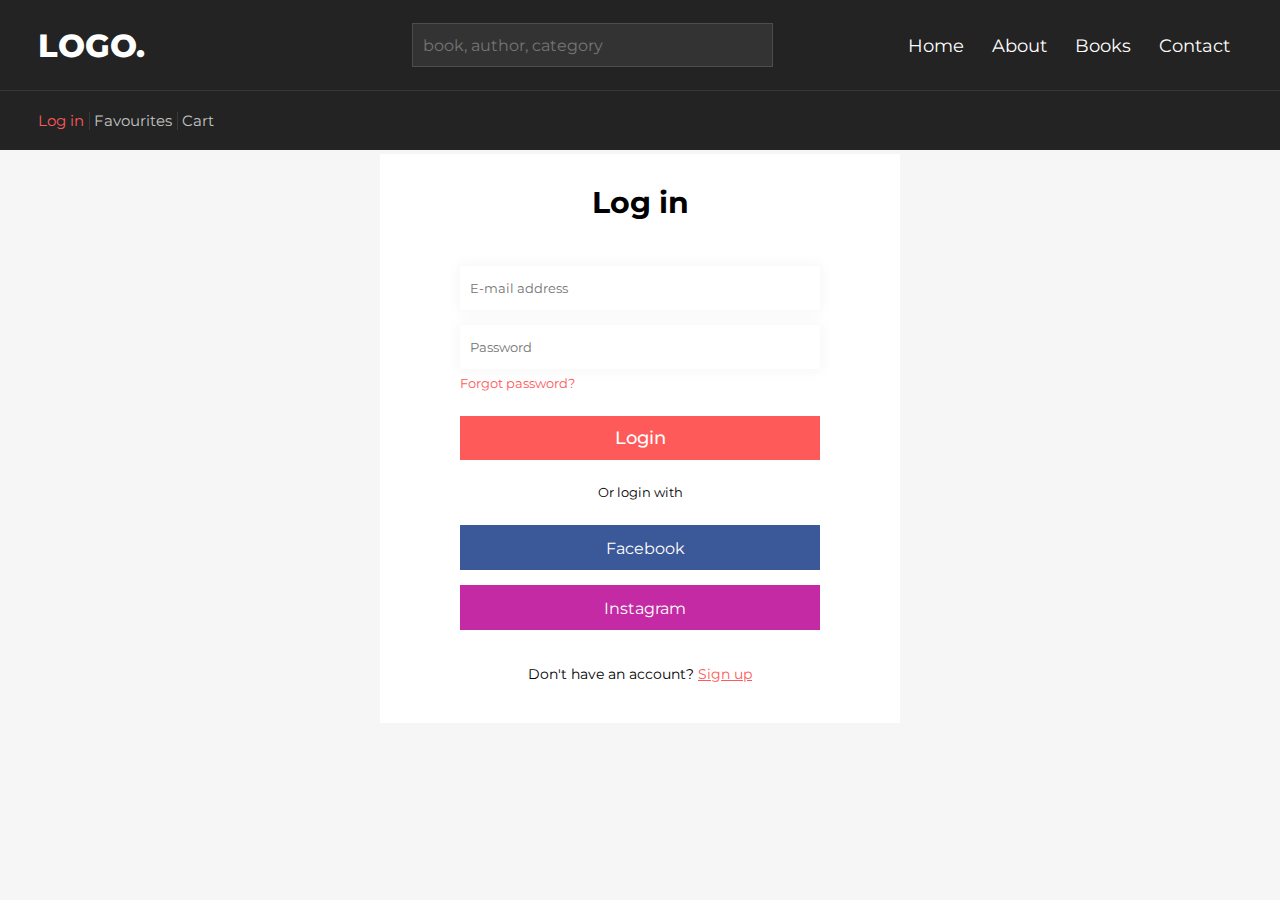
<file: login.html>
<!DOCTYPE html>
<html lang="en">
  <head>
    <meta charset="UTF-8" />
    <meta
      name="viewport"
      content="width=device-width, initial-scale=1.0, maximum-scale=1, user-scalable=no"
    />
    <link rel="stylesheet" href="css/style.css" />
    <link rel="stylesheet" href="css/login.css" />
    <link
      rel="stylesheet"
      href="https://cdnjs.cloudflare.com/ajax/libs/font-awesome/6.4.2/css/all.min.css"
      integrity="sha512-z3gLpd7yknf1YoNbCzqRKc4qyor8gaKU1qmn+CShxbuBusANI9QpRohGBreCFkKxLhei6S9CQXFEbbKuqLg0DA=="
      crossorigin="anonymous"
      referrerpolicy="no-referrer"
    />
    <link rel="icon" type="image/x-icon" href="favicon.ico" />
    <title>Log in | Bookstore.pl</title>
  </head>
  <body>
    <!-- Mobile header -->
    <header class="mobile">
      <div class="logo">
        <a href="index.html">LOGO.</a>
        <i class="fa-solid fa-xmark close-mobile-nav"></i>
      </div>
      <div class="links">
        <p>Links</p>
        <a href="index.html">Home</a>
        <a href="about.html">About</a>
        <a href="books.html">Books</a>
        <a href="contact.html">Contact</a>
      </div>
      <div class="account-menu">
        <p>Account</p>
        <a href="login.html">Log in</a>
        <a href="favs.html">Favourites</a>
        <a href="cart.html">Cart</a>
      </div>
    </header>

    <!-- Desktop header, nav -->
    <div class="navbar">
      <header>
        <div class="logo"><a href="index.html">LOGO.</a></div>
        <div class="search-bar">
          <input type="text" placeholder="book, author, category" /><i
            class="fa-solid fa-magnifying-glass"
          ></i>
        </div>
        <div class="links">
          <a href="index.html">Home</a>
          <a href="about.html">About</a>
          <a href="books.html">Books</a>
          <a href="contact.html">Contact</a>
        </div>
        <div class="hamburger"><i class="fas fa-bars open-mobile-nav"></i></div>
      </header>
      <nav>
        <div class="account-menu">
          <a href="login.html" class="active">Log in</a>
          <a href="favs.html">Favourites</a>
          <a href="cart.html">Cart</a>
        </div>
      </nav>
    </div>

    <form class="form">
      <h2>Log in</h2>
      <input type="email" placeholder="E-mail address" />
      <input type="password" placeholder="Password" />
      <a href="#" class="fpass">Forgot password?</a>
      <input type="submit" value="Login" />
      <span class="or">Or login with</span>
      <div class="btn fb">
        <a href="#"><i class="fa-brands fa-facebook"></i>Facebook</a>
      </div>
      <div class="btn ig">
        <a href="#"><i class="fa-brands fa-instagram"></i>Instagram</a>
      </div>
      <span class="notacc"
        >Don't have an account? <a href="signup.html">Sign up</a></span
      >
    </form>

    <script src="js/nav.js"></script>
  </body>
</html>
</file>
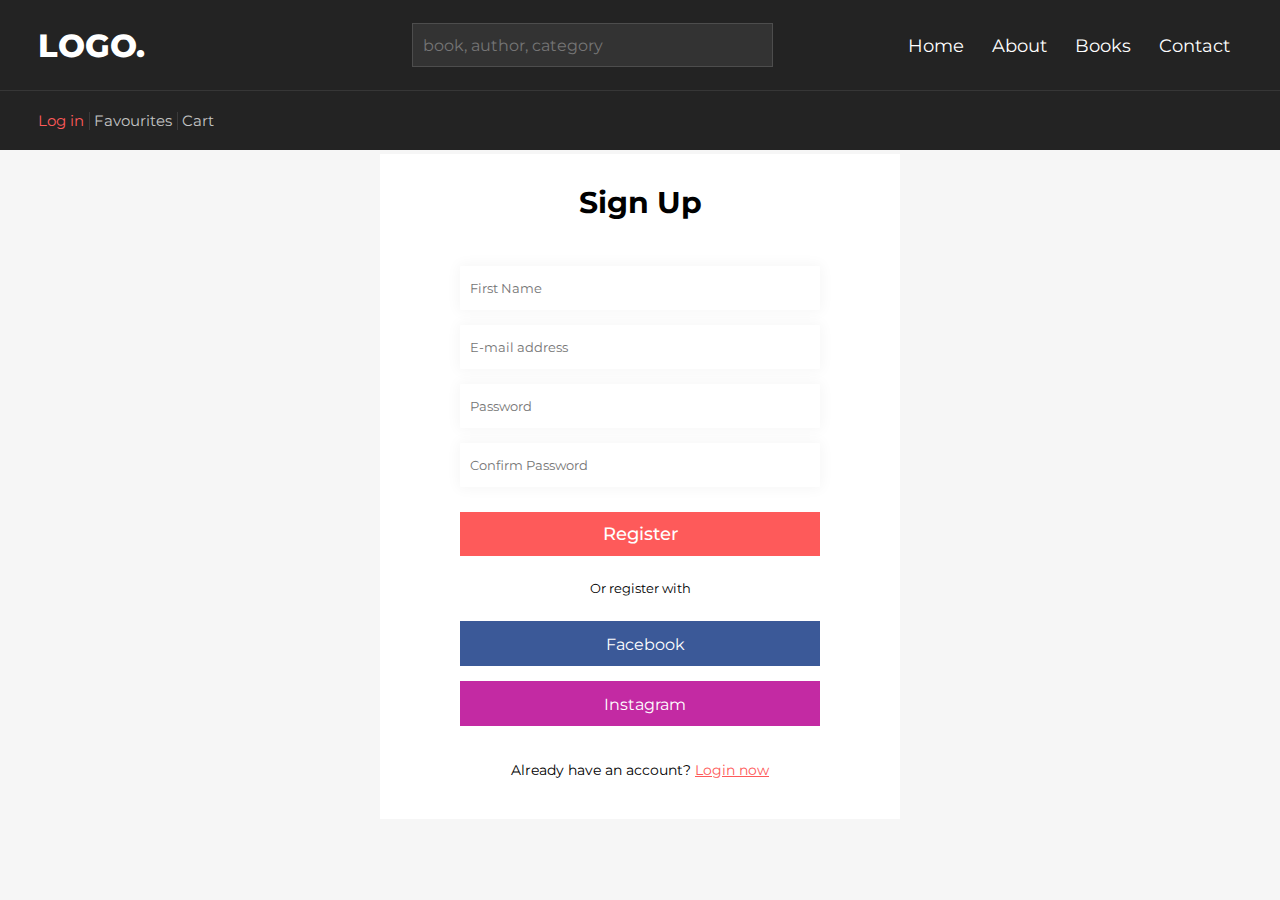
<file: signup.html>
<!DOCTYPE html>
<html lang="en">
  <head>
    <meta charset="UTF-8" />
    <meta name="viewport" content="width=device-width, initial-scale=1.0" />
    <link rel="stylesheet" href="css/style.css" />
    <link rel="stylesheet" href="css/login.css" />
    <link
      rel="stylesheet"
      href="https://cdnjs.cloudflare.com/ajax/libs/font-awesome/6.4.2/css/all.min.css"
      integrity="sha512-z3gLpd7yknf1YoNbCzqRKc4qyor8gaKU1qmn+CShxbuBusANI9QpRohGBreCFkKxLhei6S9CQXFEbbKuqLg0DA=="
      crossorigin="anonymous"
      referrerpolicy="no-referrer"
    />
    <link rel="icon" type="image/x-icon" href="favicon.ico" />
    <title>Log in | Bookstore.pl</title>
  </head>
  <body>
    <!-- Mobile header -->
    <header class="mobile">
      <div class="logo">
        <a href="index.html">LOGO.</a>
        <i class="fa-solid fa-xmark close-mobile-nav"></i>
      </div>
      <div class="links">
        <p>Links</p>
        <a href="index.html">Home</a>
        <a href="about.html">About</a>
        <a href="books.html">Books</a>
        <a href="contact.html">Contact</a>
      </div>
      <div class="account-menu">
        <p>Account</p>
        <a href="login.html">Log in</a>
        <a href="favs.html">Favourites</a>
        <a href="cart.html">Cart</a>
      </div>
    </header>

    <!-- Desktop header, nav -->
    <div class="navbar">
      <header>
        <div class="logo"><a href="index.html">LOGO.</a></div>
        <div class="search-bar">
          <input type="text" placeholder="book, author, category" /><i
            class="fa-solid fa-magnifying-glass"
          ></i>
        </div>
        <div class="links">
          <a href="index.html">Home</a>
          <a href="about.html">About</a>
          <a href="books.html">Books</a>
          <a href="contact.html">Contact</a>
        </div>
        <div class="hamburger"><i class="fas fa-bars open-mobile-nav"></i></div>
      </header>
      <nav>
        <div class="account-menu">
          <a href="login.html" class="active">Log in</a>
          <a class="favs-btn">Favourites</a>
          <a href="cart.html">Cart</a>
        </div>
      </nav>
    </div>

    <form class="form">
      <h2>Sign Up</h2>
      <input type="text" placeholder="First Name" />
      <input type="email" placeholder="E-mail address" />
      <input type="password" placeholder="Password" />
      <input type="password" placeholder="Confirm Password" />
      <input type="submit" value="Register" />
      <span class="or">Or register with</span>
      <div class="btn fb">
        <a href="#"><i class="fa-brands fa-facebook"></i>Facebook</a>
      </div>
      <div class="btn ig">
        <a href="#"><i class="fa-brands fa-instagram"></i>Instagram</a>
      </div>
      <span class="notacc"
        >Already have an account? <a href="login.html">Login now</a></span
      >
    </form>

    <script src="js/nav.js"></script>
  </body>
</html>
</file>
<file: css/style.css>
@import url('https://fonts.googleapis.com/css2?family=Montserrat:wght@300;400;500;600;700;800&display=swap'); /* Open Sans font */
/* Main settings */
* {
    margin: 0; padding: 0; box-sizing: border-box; font-family: 'Montserrat', sans-serif; scroll-behavior: smooth;
}
html {
    scroll-behavior: smooth;
    scroll-padding-top: 14%;
}
:root {
    --red: #B02F2F;
    --white: #fff;
    --black: #1F1F1F;
    --lightblack: #333333;
    --lightgrey: #F5F5F5;
    --grey: #808080;
    --yellow: #ffbb00;
}
section {
    padding: 3% 3%;
    position: relative;
    z-index: 1;
}
/* Swiper buttons */
.swiperBtn {
    height: 50px !important;
    width: 50px !important;
    background: #ffffffbe;
    border-radius: 50%;
    transform: translateY(20px);
    margin: 0 15px;
    transition: .3s ease;
}
.swiper-button-next {
    margin: 0 15px;
}
.swiperBtn:hover {
    background: #ffffff;
}
.swiperBtn i {
    font-size: 1.5em !important;
    color: #232323 !important;
}
.swiperBtn::after,
.swiperBtn::before {
    content: '' !important;
}
.swiper-pagination-bullet-active {
    background: #FE5A5A !important;
}



/* Navbar */
.navbar {
    position: fixed;
    top: 0;
    left: 0;
    width: 100%;
    z-index: 90;
}
header {
    height: 90px;
    background: #232323;
    display: flex;
    justify-content: space-between;
    align-items: center;
    padding: 0 3%;
    transition: .3s ease;  
}
header .logo a {
    color: #fff;
    font-size: 2em;
    font-weight: 800;
    text-decoration: none;
}
header .links a {
    margin: 0 12px;
    text-decoration: none;
    color: #fff;
    font-size: 1.1em;
    position: relative;
    transition: .3s ease;
}
header .links a.active,
.navbar nav a.active {
    color: #FE5A5A;
}
header .links a.active::after {
    content: '';
    height: 3px;
    background: #FE5A5A;
    width: 60%;
    text-align: center;
    position: absolute;
    left: 25%;
    bottom: -7px;
}
header .links a:hover {
    color: #FE5A5A;
}
header .search-bar {
    width: 30%;
    display: flex;
    margin-left: 12%;
}
header .search-bar input {
    width: 100%;
    border: none;
    outline: none;
    height: 44px;
    padding: 10px;
    background: #333333;
    border: 1px solid #4d4d4d;
    color: #fff;
    font-size: 1em;
}
header .search-bar i {
    margin-left: -34px;
    line-height: 44px;
    font-size: 1.1em;
    color: #fff;
}

/* Nav */
nav {
    height: 60px;
    background: #232323;
    border-top: 1px solid #363636;
    padding: 0 3%;
    display: flex;
    justify-content: space-between;
    align-items: center;
    transition: .4s ease-in-out;
}
.category-menu a,
.account-menu a {
    margin: 0 auto;
    text-decoration: none;
    color: #c4c4c4;
    font-size: 0.93em;
    border-right: 1px solid #3A3A3A;
    padding-right: 5px;
    cursor: pointer;
    transition: .3s ease;
    position: relative;
}
.account-menu a .cartQuantity {
    height: 19px;
    width: 20px;
    line-height: 19px;
    text-align: center;
    background: #FE5A5A;
    color: #fff;
    font-weight: 500;
    border-radius: 50%;
    font-size: 0.8em;
    position: absolute;
    right: -24%;
    top: -55%;
    display: none;
}
.category-menu a:last-child,
.account-menu a:last-child {
    border-right: none;
}
.category-menu a:hover,
.account-menu a:hover {
    color: #FE5A5A;
}
.hamburger {
    display: none;
    cursor: pointer;
}

/* Nav sticky */
nav.sticky {
    height: 30px;
}

/* Navbar, header mobile */
header.mobile {
    background: #2c2c2c;
    height: 0;
    width: 0;
    top: 90px;
    padding: 30px;
    display: flex;
    transform: translateX(-2000px);
    transition: .3s ease-in-out;
    position: fixed;
    z-index: 100;
}
header.mobile {
    justify-content: flex-start;
    align-items: flex-start;
    flex-direction: column;
    gap: 24px;
}
header.mobile p {
    font-size: 1.4em;
    font-weight: 600;
    color: #e0e0e0;
}
header.mobile .logo {
    display: flex;
    justify-content: space-between;
    align-items: center;
    border-bottom: 1px solid #555555;
    width: 100%;
    padding-bottom: 25px;
}
header.mobile .logo i {
    font-size: 2em;
    cursor: pointer;
    color: #fff;
}
header.mobile .logo a {
    color: #fff;
}
header.mobile .links {
    display: flex;
    gap: 11px;
    flex-direction: column;
}
header.mobile .links a {
    color: #9e9e9e;
    margin: 0;
    font-size: 0.9em;
}
header.mobile .links a.active::after {
    display: none;
}
header.mobile .category-menu,
header.mobile .account-menu {
    display: flex;
    gap: 11px;
    flex-direction: column;
}
header.mobile .category-menu a,
header.mobile .account-menu a {
    color: #9e9e9e;
    padding-right: 0;
    border: none;
    font-size: 0.9em;
    margin: 0;
}


/* Books sections */
#recommended {
    margin-top: 12%;
}
.heading {
    font-size: 2.1em;
    font-weight: 500;
    text-align: center;
}
.subheading {
    margin-top: 6px;
    color: var(--grey);
    font-size: 1.1em;
    text-align: center;
}
.line {
    width: 10%;
    margin: 15px auto;
    border: 1px solid #FE5A5A;
}
.swiper-wrapper {
    padding: 1% 0 3% 0;
}
.content .box {
    display: flex;
    flex-direction: column;
    transition: all .5s;
    padding-bottom: 25px;
    transition: all .3s;
    padding: 14px;
    border-radius: 5px;
    text-wrap: nowrap;
    overflow: hidden;
}
.content .box:hover {
    box-shadow: 0px 0px 10px 1px rgba(0, 0, 0, 0.137);
    text-wrap: wrap;
    overflow: auto;
}
.content .box:hover .image .add-favs-btn {
    display: block;
}
.content .box .image {
    height: 360px;
    width: 100%;
    position: relative;
}
.content .box .image .sale {
    position: absolute;
    top: 4%;
    left: 7%;
    padding: 8px 16px;
    background: #7b42d8;
    color: #fff;
    font-weight: 700;
    font-size: 0.9em;
    border-radius: 3px;
}
.content .box .image .add-favs-btn {
    height: 40px;
    width: 40px;
    border-radius: 50%;
    background: #fe5a5ab7;
    color: #fff;
    text-align: center;
    line-height: 40px;
    font-size: 1.1em;
    position: absolute;
    right: 5%;
    bottom: 4%;
    cursor: pointer;
    transition: .2s ease;
    display: none;
}
.content .box .image .add-favs-btn:hover {
    background: #FE5A5A;
}
.content .box img {
    height: 100%;
    width: 100%;
    object-fit: cover;
    cursor: pointer;
    border-radius: 3px;
}
.content .box .author {
    font-size: 1em;
    color: var(--lightblack);
    font-weight: 400;
    margin-top: 7px;
    cursor: pointer;
    transition: all .3s;
}
.content .box .title {
    margin-top: 8px;
    font-size: 1.6em;
    font-weight: 600;
    cursor: pointer;
    transition: all .3s;
}
.content .box .author:hover,
.content .box .title:hover {
    color: #FE5A5A;
}
.content .box .price-info {
    height: 60px;
}
.content .box .price-info .price {
    margin: 16px 0 5px 0;
    font-size: 1.6em;
    font-weight: 700;
    color: #FE5A5A;
    float: left;
}
.content .box .price-info .discount {
    font-size: 1.1em;
    color: #949494;
    font-weight: 500;
    text-decoration: line-through;
    float: left;
    line-height: 63px;
    margin-left: 10px;
}
.content .box .rating i {
    margin: 0px 2px 10px 2px;
    color: #FFC700;
}
.content .box .btn {
    margin-top: 8px;
    width: 100%;
}
.content .box .btn button {
    width: 100%;
    height: 44px;
    border: none;
    outline: none;
    color: var(--white);
    background: #FE5A5A;
    cursor: pointer;
    display: flex;
    justify-content: center;
    align-items: center;
    gap: 15px;
    font-size: 1em;
    transition: all .3s;
}
.content .box .btn button:hover {
    background: #df4e4e;
}
.content .box .btn button i {
    font-size: 1.2em;
}



/* Tiles section */
#tiles {
    padding: 3%;
}
.tiles-content {
    display: grid;
    grid-template-columns: repeat(4, 1fr);
    gap: 15px;
}
.tiles-content .tile {
    background: #9C60FF;
    width: 320px;
    height: 460px;
    margin: 45px 0;
    display: flex;
    flex-direction: column;
    align-items: center;
    justify-content: center;
    gap: 20px;
    box-shadow: 0px 0px 19px 1px rgba(0, 0, 0, 0.171);
}
.tiles-content .tile .image{
    height: 76%;
    text-align: center;
}
.tiles-content .tile .image img {
    height: 100%;
    border-radius: 2px;
}
.tiles-content .tile .title {
    color: #fff;
    font-weight: 500;
    font-size: 1.3em;
    text-align: center;
}



/* Categories section */
.categories-content {
    display: flex;
    flex-wrap: wrap;
    align-items: center;
    justify-content: center;
    gap: 100px;
    padding: 5% 0;
}
.categories-content .category {
    color: #494949;
    display: flex;
    flex-direction: column;
    align-items: center;
    justify-content: center;
    font-weight: 600;
    font-size: 1.2em;
    cursor: pointer;
    transition: .2s ease;
    gap: 20px;
}
.categories-content .category .img {
    width: 200px;
    height: 200px;
    text-align: center;
    border-radius: 50%;
    background: #ececec;
}
.categories-content .category img {
    height: 190px;
}



/* Banner section */
#banner {
    margin: 2% 0;
    padding: 3% 0;
    background: #9C60FF;
    display: flex;
    flex-direction: column;
    align-items: center;
    justify-content: center;
    text-align: center;
    gap: 25px;
    color: #fff;
}
#banner h3 {
    font-weight: 400;
    font-size: 1.6em;
}
#banner h1 {
    font-weight: 700;
    font-size: 2.9em;
}
#banner h1 span {
    color: #FF82F2;
    font-weight: 900;
}
#banner .banner-btn {
    padding: 15px 25px;
    border: 2px solid #fff;
    color: #fff;
    font-size: 1.1em;
    font-weight: 600;
    border-radius: 4px;
    text-decoration: none;
    transition: .4s ease;
}
#banner .banner-btn:hover {
    background: #fff;
    color: #1f1f1f;
    transform: translateY(-4px);
}



/* Artists section */
.artists-content {
    display: flex;
    align-items: center;
    justify-content: center;
    flex-wrap: wrap;
    gap: 80px;
    padding: 3% 0;
}
.artists-content .artist-box {
    height: 500px;
    width: 380px;
    background: #1F1F1F;
    box-shadow: 0 0 19px 3px #00000050;
    border-radius: 4px;
    display: flex;
    flex-direction: column;
    padding: 40px 0;
    align-items: center;
    text-align: center;
    position: relative;
}
.artists-content .artist-box:nth-child(1) {
    background: linear-gradient(rgba(0,0,0,0.5), rgba(0,0,0,0.6)), url(/imgs/images\ \(1\).jpeg);
    background-size: cover;
    background-position: center;
}
.artists-content .artist-box:nth-child(2) {
    background: linear-gradient(rgba(0,0,0,0.5), rgba(0,0,0,0.6)), url(/imgs/Nicholas_Sparks_.webp);
    background-size: cover;
    background-position: center;
}
.artists-content .artist-box:nth-child(3) {
    background: linear-gradient(rgba(0,0,0,0.5), rgba(0,0,0,0.6)), url(/imgs/J.K.-Rowling-2021-Photography-Debra-Hurford-Brown-scaled.jpg);
    background-size: cover;
    background-position: center;
}
.artists-content .artist-box .rating i {
    margin: 5px 2px 10px 2px;
    color: #ffbb00;
    font-size: 0.9em;
}
.artists-content .artist-box .artist-name {
    color: #fff;
    font-size: 2.1em;
    font-weight: 600;
}
.artists-content .artist-box .artist-btn {
    padding: 10px 40px;
    font-weight: 500;
    color: #fff;
    text-decoration: none;
    border-radius: 3px;
    border: 2px solid #FF5A5A;
    transition: .3s ease;
    position: absolute;
    bottom: 6%;
    left: 50%;
    transform: translate(-50%, -6%);
}
.artists-content .artist-box .artist-btn:hover {
    background: #FF5A5A;
}



/* Newsletter section */
#newsletter { 
    margin-top: 4%;
    height: 32vh;
    background: #9C60FF;
    display: flex;
    flex-direction: column;
    align-items: center;
    justify-content: center;
    text-align: center;
    gap: 5px;
    color: #fff;
}
#newsletter h2 {
    font-size: 2.2em;
    font-weight: 700;
}
#newsletter p {
    color: #e7d8ff;
}
#newsletter input {
    margin-top: 25px;
    height: 46px;
    width: 240px;
    border: none;
    outline: none;
    border-radius: 2px 0 0 2px;
    padding: 15px;
    background: #fff;
    transition: .3s ease;
}
#newsletter input[type="submit"] {
    width: 120px;
    border-radius: 0 2px 2px 0;
    color: #fff;
    font-weight: 600;
    background: #7b42d8;
    cursor: pointer;
    transition: .3s ease;
}
#newsletter input[type="submit"]:hover {
    background: #6938b8;
}


/* Footer */ 
footer {
    padding: 3%;
    background: #1f1f1f;
}
footer .logo {
    text-align: center;
    font-weight: 900;
    font-size: 2.6em;
    color: #fff;
}
footer .footer-content {
    display: flex;
    align-items: flex-start;
    justify-content: space-evenly;
    margin-top: 5%;
}
footer .footer-content .col {
    display: flex;
    flex-direction: column;
    gap: 7px;
}
footer .footer-content .col .media-icons {
    margin: 5px 0;
}
footer .footer-content .col .media-icons i {
    font-size: 1.4em;
    margin-right: 12px;
}
footer .footer-content .col h2 {
    color: #fff;
    text-decoration: underline #FF5A5A;
    padding-bottom: 5px;
}
footer .footer-content .col p,
footer .footer-content .col a {
    text-decoration: none;
    color: #a7a7a7;
    transition: .3s ease;
}
footer .footer-content .col a:hover {
    color: #FF5A5A;
}


/* Responsibility */
@media screen and (max-width: 680px) {
    /* Desktop navbar */
    .navbar header {
        justify-content: space-between;
        flex-direction: row-reverse;
        gap: 30px;
        position: fixed;
        top: 0;
        left: 0;
        width: 100%;
    }
    header.mobile .logo {
        display: flex;
    }
    .navbar header .hamburger {
        display: block;
    }
    .navbar header .hamburger i {
        color: #fff;
        font-size: 1.8em;
    }
    .navbar header {
        padding: 0 6%;
    }
    .navbar header .links {
        display: none;
    }
    .navbar header .logo {
        display: none;
    }
    .navbar header .search-bar {
        width: 100%;
        margin-left: 0;
    }
    .navbar nav {
        display: none;
    }


    /* Recommended */
    #recommended {
        margin-top: 30%;
    }
    /* Heading */
    .heading {
        font-size: 1.7em;
    }
    .subheading {
        font-size: 1em;
    }
    .line {
        width: 25%;
    }
    section {
        padding: 3%;
        margin: 15% 0;
    }


    /* Books box */
    .swiper-pagination {
        display: none;
    }
    .content .box {
        min-height: 440px;
        padding: 0;
        box-shadow: none;
        overflow: hidden;
    }
    .content .box:hover {
        box-shadow: none;
    }
    .content .box .image {
        height: 280px;
    }
    .content .box .title {
        font-size: 1.2em;
        white-space: nowrap;
    }
    .content .box .author {
        font-size: 0.7em;
    }
    .content .box .price {
        font-size: 1.1em;
    }
    .content .box .rating i {
        font-size: 0.8em;
    }
    .content .box .btn button {
        font-size: 0.9em;
    }
    .content .box .btn button i {
        display: none;
    }
    .content .box .image .sale {
        top: 5%;
        left: 7%;
        padding: 7px 12px;
        font-size: 0.7em;
    }
    .content .box .image .add-favs-btn {
        height: 34px;
        width: 34px;
        line-height: 34px;
        font-size: 1em;
    }


    /* Swiper buttons */
    .swiperBtn {
        height: 0px !important;
        width: 0px !important;
    }
    .swiperBtn i {
        font-size: 0 !important;
    }


    /* Tiles */
    .tiles-content {
        margin-top: 7%;
        display: flex;
        flex-wrap: wrap;
        justify-content: center;
        align-items: center;
    }
    .tiles-content .tile {
        width: 45%;
        height: 250px;
        margin: 0;
        gap: 15px;
    }
    .tiles-content .tile .image{
        height: 67%;
    }
    .tiles-content .tile .title {
        font-size: 0.9em;
        padding: 0 25px;
    }


    /* Categories */
    .categories-content {
        gap: 50px;
    }
    .categories-content .category {
        color: #494949;
        display: flex;
        flex-direction: column;
        align-items: center;
        justify-content: center;
        font-weight: 600;
        font-size: 0.9em;
        cursor: pointer;
        transition: .2s ease;
        gap: 30px;
    }
    .categories-content .category .img {
        width: 120px;
        height: 120px;
        text-align: center;
        border-radius: 50%;
        background: #ececec;
    }
    .categories-content .category img {
        height: 130px;
    }


    /* Discount banner */
    #banner {
        padding: 8% 0;
        gap: 15px;
    }
    #banner h3 {
        font-size: 1.2em;
    }
    #banner h1 {
        font-size: 1.5em;
    }
    #banner .banner-btn {
        padding: 10px 20px;
        font-size: 1em;
    }


    /* Artists */
    .artists-content {
        gap: 28px;
    }
    .artists-content .artist-box {
        height: 300px;
        width: 80%;
    }
    .artists-content .artist-box .artist-name {
        font-size: 1.4em;
    }


    /* Newsletter */
    #newsletter { 
        height: max-content;
        padding: 10% 0;
        margin: 0;
    }
    #newsletter h2 {
        font-size: 2.1em;
        font-weight: 700;
    }
    #newsletter p {
        color: #e7d8ff;
        font-size: 0.7em;
    }
    #newsletter input {
        margin-top: 25px;
        height: 46px;
        width: 70%;
        font-size: 0.9em;
    }
    #newsletter input[type="submit"] {
        width: 30%;
        font-size: 0.8em;
    }


    /* Footer */
    footer {
        padding: 10% 0;
    }
    footer .logo {
        padding: 0;
        font-size: 2.3em;
    }
    footer .footer-content {
        margin-top: 14%;
        flex-direction: column;
        align-items: center;
        text-align: center;
        gap: 35px;
    }
}
</file>
<file: css/cart.css>
@import url('https://fonts.googleapis.com/css2?family=Montserrat:wght@300;400;500;600;700;800&display=swap'); /* Open Sans font */
/* Main settings */
* {
    margin: 0; padding: 0; box-sizing: border-box; font-family: 'Montserrat', sans-serif; scroll-behavior: smooth;
}

/* Cart section */
.cart {
    padding: 2.5% 5%;
    display: flex;
    flex-direction: column;
    background: #fcfcfc;
    height: 100vh;
    width: 100%;
    position: fixed;
    overflow-y: scroll;
    top: 0;
    right: 0;
    z-index: 120;
    transform: translateX(3000px);
    transition: .5s ease-in-out;
}
.cart::-webkit-scrollbar {
    width: 0
}
.cart.active {
    transform: translateX(0);
}

/* Cart heading */
.cart .cart-heading {
    width: 100%;
    display: flex;
    align-items: center;
    justify-content: space-between;
    border-bottom: 1px solid #b4b4b4;
    padding-bottom: 20px;
    margin-bottom: 30px;
}
.cart .cart-heading .clear-cart,
.cart .cart-heading .clear-favs {
    font-size: 1em;
    color: #616161;
    transition: .3s ease;
    border-radius: 5px;
    cursor: pointer;
    padding: 13px 20px;
    background: #f5f5f5;
    -webkit-user-select: none; /* Safari */
    -ms-user-select: none; /* IE 10 and IE 11 */
    user-select: none; /* Standard syntax */
}
.cart .cart-heading .clear-cart:hover,
.cart .cart-heading .clear-favs:hover {
    color: #FE5A5A;
}
.cart .cart-heading .close-cart,
.cart .cart-heading .close-favs {
    background: none;
    outline: none;
    border: none;
    font-size: 1.8em;
    color: #222;
    cursor: pointer;
}
.cart .cart-heading h1 {
    font-size: 1.5em;
    font-weight: 600;
    color: #222;
}
.cart .cart-heading h1 span {
    color: #5f5f5f
}

/* Wrapper */
.cart .wrapper {
    display: flex;
    justify-content: space-between;
}

/* Cart items section */
.cart .items {
    display: flex;
    flex-wrap: wrap;
    gap: 20px;
    width: 70%;
}
.cart.favs .items {
    margin: 0 auto;
}



/* Cart single item */
.cart .item {
    display: flex;
    justify-content: space-between;
    align-items: center;
    padding: 10px 25px;
    width: 100%;
    height: max-content;
    gap: 10px;
    background: #fff;
    border-radius: 3px;
    box-shadow: 0 0 12px 2px #0000000c;
}
.item img {
    height: 100px;
}
.item .item-info .title {
    font-weight: 600;
    font-size: 1.1em;
    cursor: pointer;
    transition: .3s ease;
}
.item .item-info .author {
    margin-top: 2px;
    color: #474747;
    font-size: 0.8em;
    cursor: pointer;
    transition: .3s ease;
}
.item .item-info .title:hover,
.item .item-info .author:hover {
    color: #FE5A5A;
}
.item .price-info .price {
    font-weight: 700;
    font-size: 1.2em;
    color: #FE5A5A;
    float: left;
}
.item .price-info .discount {
    font-size: 0.9em;
    color: #949494;
    font-weight: 500;
    text-decoration: line-through;
    line-height: 25px;
    margin-left: 7px;
    float: left;
}
.item .price-info .delivery {
    font-size: 0.8em;
    margin-top: 2px;
    color: #363636;
    display: block;
}
/* Quantity */
.item .quantity {
    display: flex;
    align-items: center;
    -webkit-user-select: none; /* Safari */
    -ms-user-select: none; /* IE 10 and IE 11 */
    user-select: none; /* Standard syntax */
}
.item .quantity .minus,
.item .quantity .plus {
    width: 38px;
    height: 38px;
    font-size: 1.6em;
    line-height: 35px;
    text-align: center;
    cursor: pointer;
    background: #f8f8f8;
    border: 1px solid #ccc;
    color: #4b4b4b;
}
.item .quantity .number {
    width: 48px;
    height: 38px;
    line-height: 38px;
    font-weight: 500;
    text-align: center;
    background: #f5f5f5;
    border: 1px solid #ccc;
    border-right: none;
    border-left: none;
}
/* Buttons */
.item .buttons {
    display: flex;
    align-items: center;
}
.item .buttons button {
    cursor: pointer;
    transition: .2s ease;
    background: none;
    color: #282828;
    font-size: 1.2em;
    border: none;
    outline: none;
    padding: 7px;
    border-radius: 3px;
}
.item .buttons button:hover {
    background: #ededed;
}



/* Cart info */
.cart-info {
    background: #fff;
    padding: 25px;
    height: max-content;
    width: max-content;
    box-shadow: 0 0 12px 2px #0000000c;
}
.cart-info .row {
    display: flex;
    align-items: center;
    justify-content: space-between;
    gap: 80px;
}
.cart-info h2 {
    font-weight: 500;
    font-size: 1em;
    margin: 6px 0;
}
.cart-info .total-price-delivery {
    font-size: 1.4em;
    font-weight: 600;
}
.cart-info hr {
    background: #ccc;
    border: none;
    outline: none;
    height: 1px;
    margin: 25px 0 15px 0;
}
.cart-info .buttons {
    margin: 25px 0;
}
.cart-info .btn-1,
.cart-info .btn-2 {
    border: none;
    outline: none;
    height: 42px;
    width: 100%;
    background: #9C60FF;
    color: #fff;
    font-size: 1em;
    font-weight: 500;
    cursor: pointer;
    margin-bottom: 6px;
    transition: .3s ease;
}
.cart-info .btn-1:hover {
    background: #8648eb;
}
.cart-info .btn-2 {
    background: none;
    color: #9C60FF;
    letter-spacing: 1px;
    font-size: 0.95em;
}
.cart-info .btn-2:hover {
    color: #8648eb;
    letter-spacing: 0.8px;
}

/* Discount code */
.cart-info .disc-code {
    margin-top: 20px;
}
.cart-info .disc-code h3 {
    font-weight: 400;
    font-size: 0.75em;
}
.cart-info .disc-code input[type="text"] {
    margin-top: 8px;
    outline: none;
    border-radius: 3px 0 0 3px;
    height: 36px;
    width: 70%;
    border: 1px solid #ccc;
    border-right: none;
    padding: 11px;
}
.cart-info .disc-code .btn-3 {
    border: none;
    outline: none;
    border-radius: 3px;
    height: 36px;
    width: 30%;
    border-radius: 0 3px 3px 0;
    cursor: pointer;
    background: #FE5A5A;
    color: #fff;
    font-weight: 500;
    transition: .3s ease;
}
.cart-info .disc-code .btn-3:hover {
    background: #f55151;
}


/* Popups */
.cart-popup {
    height: 100vh;
    width: 100%;
    background: rgba(0,0,0,0.7);
    position: fixed;
    top: 80px;
    left: 0;
    z-index: 60;
    display: flex;
    flex-direction: column;
    justify-content: center;
    align-items: center;
}
.cart-popup-wrapper {
    background: #fff;
    border-radius: 4px;
    padding: 30px;
    min-width: 600px;
}
.cart-popup .heading {
    display: flex;
    align-items: center;
    justify-content: space-between;
    background: #f1f6d5;
    padding: 20px 14px;
    border-radius: 4px;
}
.heading h1 {
    font-size: 0.6em;
    color: #222;
}
.heading button {
    color: #9ead44;
    border: none;
    outline: none;
    background: none;
    font-size: 0.9em;
    cursor: pointer;
}
.product-box {
    margin: 30px 0;
    background: #fff;
    display: flex;
    gap: 30px;
}
.product-box .image img {
    height: 260px;
}
.product-box .title {
    font-size: 1.6em;
    color: #333;
    font-weight: 600;
}
.product-box .author {
    margin-top: 6px;
    font-weight: 400;
    color: #8a8a8a;
}
.product-box .price-info {
    margin: 18px 0;
    display: flex;
    align-items: center;
    gap: 10px;
}
.price-info .price {
    font-size: 1.6em;
    font-weight: 700;
    color: #FE5A5A;
}
.price-info .discount {
    font-size: 1.1em;
    color: #949494;
    font-weight: 500;
    text-decoration: line-through;
}
.product-box .buttons {
    margin-top: 15px;
    display: flex;
    flex-direction: column-reverse;
    gap: 10px;
}
.product-box .buttons button {
    padding: 15px 35px;
    border: none;
    background: #FE5A5A;
    color: #fff;
    font-weight: 500;
    font-size: 1.04em;
    cursor: pointer;
    border-radius: 3px;
    transition: all .3s ease;
}
.product-box .buttons button:hover {
    background: #cc5151;
}
.product-box .buttons button:nth-child(2) {
    border: 2px solid #FE5A5A;
    background: none;
    color: #FE5A5A;
}
.product-box .buttons button:nth-child(2):hover {
    color: #cc5151;
    border: 2px solid #cc5151;
}


/* Responsibility */
@media screen and (max-width: 680px) {
    body {
        background: #fff;
    }
    .cart {
        height: max-content;
        padding: 3%;
        justify-content: center;
        align-items: center;
        flex-direction: column;
    }
    .cart .items.favs {
        width: 100%;
    }
    /* Cart items section */
    .cart .items {
        width: 100%;
        padding-bottom: 5%;
        justify-content: center;
        align-items: center;
        overflow: scroll;
    }
    .cart .wrapper {
        flex-direction: column;
    }
    /* Cart heading */
    .cart .cart-heading {
        width: 100%;
        padding: 0 3%;
        border-bottom: 1px solid #e6e6e6;
        flex-direction: column;
        padding-bottom: 5%;
        gap: 15px;
    }
    .cart .cart-heading h1 {
        font-size: 1.2em;
    }
    .cart .cart-heading .clear-cart {
        font-size: 0.9em;
        border-radius: 3px;
        padding: 10px 17px;
        background: #f4f4f4;
    }
    /* Cart single item */
    .cart .item {
        flex-direction: column;
        align-items: center;
        text-align: center;
        gap: 15px;
        padding: 6% 0;
        width: 300px;
        background: #fff;
        border-radius: 0;
    }
    .item img {
        height: 170px;
    }

    /* Cart info */
    .cart-info {
        padding: 7%;
        margin: 2% 0;
        box-shadow: 0 0 12px 2px #0000000c;
        width: 100%;
    }
    .cart-info h2 {
        font-size: 0.9em;
    }
    .cart-info .total-price-delivery {
        font-size: 1.2em;
    }
    .cart-info .btn-1,
    .cart-info .btn-2 {
        font-size: 0.9em;
    }

    /* Popups */
    .cart-popup-wrapper {
        padding: 30px;
        min-width: 90%;
        width: 90%;
    }
}
</file>
<file: css/books.css>
@import url('https://fonts.googleapis.com/css2?family=Montserrat:wght@300;400;500;600;700;800&display=swap'); /* Open Sans font */
/* Main settings */
* {
    margin: 0; padding: 0; box-sizing: border-box; font-family: 'Montserrat', sans-serif; scroll-behavior: smooth;
}
body {
    background: #f1f1f1;
}

.container {
    margin: 10% 0;
    padding: 3%;
    display: flex;
}
/* Filters container */
.filters {
    background: #fff;
    min-width: 400px;
    height: max-content;
    padding: 20px 30px;
}
/* Filters heading */
.filters .heading {
    display: flex;
    justify-content: space-between;
    border-bottom: 1px solid #d6d6d6;
    margin-bottom: 30px;
    padding-bottom: 10px;
}
.filters .heading h2 {
    font-size: 0.8em;
}
.filters .heading button {
    border: none;
    background: none;
    cursor: pointer;
    outline: none;
    transition: .3s ease;
    color: #3f3f3f;
    font-size: 0.4em;
}
.filters .heading button:hover {
    color: #FE5A5A;
}

/* Filters content */
.filter {
    margin: 30px 0;
}
.filter-name {
    font-weight: 600;
    font-size: 1.2em;
    color: #2c2c2c;
}
.filter-name i {
    color: #6c6c6c;
    font-size: 0.9em;
    margin-left: 5px;
    display: none;
}
.filter button {
    border: none;
    background: none;
    cursor: pointer;
    outline: none;
    transition: .3s ease;
    font-size: 0.8em;
    margin-top: 6px;
    color: #6b6b6b;
}
.filters button:hover {
    color: #FE5A5A;
}
.filter-content {
    margin-top: 15px;
}

/* Category filter */
.filter-item.ctg {
    display: flex;
    gap: 12px;
    transition: .3s ease;
    padding: 10px 5px;
    cursor: pointer;
}
.filter-item input {
    cursor: pointer;
}
.filter-item.ctg:hover {
    box-shadow: 0 0 14px 2px #00000011;
}
.filter-item .quantity {
    color: #6b6b6b;
}

/* Price filter */
.filter-item.prc {
    display: flex;
    flex-direction: column;
    justify-content: space-between;
    gap: 14px;
}
.filter-item.prc .input {
    display: flex;
    align-items: center;
}
.filter-item.prc input {
    height: 36px;
    border: 1px solid #ccc;
    border-radius: 8px;
    outline: none;
    cursor: auto;
    font-size: 1em;
    text-align: center;
    color: #242424;
    width: 100%;
} 
.filter-item.prc input:focus::placeholder {
    color: #fff;
}
.filter-item.prc span {
    color: #8f8f8f;
    margin-left: 16px;
}
.filter-item.prc .currency {
    margin-left: -30px;
    color: #5a5a5a;
}


/* Books section */
.books {
    margin: 0 20px;
}
.books .content .boxes {
    display: flex;
    flex-wrap: wrap;
    justify-content: flex-start;
    gap: 20px;
    padding: 0 10px;
}
.books .content .boxes .box {
    background: #fff;
    width: 280px;
}


/* Pagination */
.pagination {
    display: flex;
    justify-content: center;
    align-items: center;
    background: #fff;
    width: max-content;
    margin: 0 auto;
    padding: 0;
    border-radius: 6px;
    margin-bottom: 2%;
}
.pagination a {
    padding: 15px 20px;
    text-decoration: none;
    color: #1f1f1f;
    font-weight: 500;
    transition: .3s ease;
}
.pagination a.active {
    background: #FE5A5A;
    color: #fff;
}
.pagination a.active:hover {
    background: #FE5A5A;
}
.pagination a:hover {
    background: #ffa0a0;
    color: #fff;
}


/* Responsibility */
@media screen and (max-width: 680px) {
    body {
        background: #fff;
    }
    .container {
        margin: 26% 0;
        padding: 0;
        flex-direction: column;
    }
    .filters {
        width: 100%;
    }
    .filters .filter-name i {
        display: inline-block;
    }
    .filters .filter {
        height: 26px;
        overflow: hidden;
        transition: .4s ease-in-out;
        cursor: pointer;
    }
    .filters .filter.active {
        height: max-content;
    }
    /* Books section */
    .books {
        margin: 5% 0;
        padding: 0;
        width: 100%;
    }
    .books .content .boxes {
        align-items: center;
        justify-content: center;
        padding: 0;
    }
    .books .content .boxes .box {
        width: 160px;
    }
}
</file>
<file: css/contact.css>
@import url('https://fonts.googleapis.com/css2?family=Montserrat:wght@300;400;500;600;700;800&display=swap'); /* Open Sans font */
/* Main settings */
* {
    margin: 0; padding: 0; box-sizing: border-box; font-family: 'Montserrat', sans-serif; scroll-behavior: smooth;
}

/* Cart section */
.cart {
    padding: 2.5% 5%;
    display: flex;
    flex-direction: column;
    background: #fcfcfc;
    height: 100vh;
    width: 100%;
    position: fixed;
    overflow-y: scroll;
    top: 0;
    right: 0;
    z-index: 120;
    transform: translateX(3000px);
    transition: .5s ease-in-out;
}
.cart::-webkit-scrollbar {
    width: 0
}
.cart.active {
    transform: translateX(0);
}

/* Cart heading */
.cart .cart-heading {
    width: 100%;
    display: flex;
    align-items: center;
    justify-content: space-between;
    border-bottom: 1px solid #b4b4b4;
    padding-bottom: 20px;
    margin-bottom: 30px;
}
.cart .cart-heading .clear-cart,
.cart .cart-heading .clear-favs {
    font-size: 1em;
    color: #616161;
    transition: .3s ease;
    border-radius: 5px;
    cursor: pointer;
    padding: 13px 20px;
    background: #f5f5f5;
    -webkit-user-select: none; /* Safari */
    -ms-user-select: none; /* IE 10 and IE 11 */
    user-select: none; /* Standard syntax */
}
.cart .cart-heading .clear-cart:hover,
.cart .cart-heading .clear-favs:hover {
    color: #FE5A5A;
}
.cart .cart-heading .close-cart,
.cart .cart-heading .close-favs {
    background: none;
    outline: none;
    border: none;
    font-size: 1.8em;
    color: #222;
    cursor: pointer;
}
.cart .cart-heading h1 {
    font-size: 1.5em;
    font-weight: 600;
    color: #222;
}
.cart .cart-heading h1 span {
    color: #5f5f5f
}

/* Wrapper */
.cart .wrapper {
    display: flex;
    justify-content: space-between;
}

/* Cart items section */
.cart .items {
    display: flex;
    flex-wrap: wrap;
    gap: 20px;
    width: 70%;
}
.cart.favs .items {
    margin: 0 auto;
}



/* Cart single item */
.cart .item {
    display: flex;
    justify-content: space-between;
    align-items: center;
    padding: 10px 25px;
    width: 100%;
    height: max-content;
    gap: 10px;
    background: #fff;
    border-radius: 3px;
    box-shadow: 0 0 12px 2px #0000000c;
}
.item img {
    height: 100px;
}
.item .item-info .title {
    font-weight: 600;
    font-size: 1.1em;
    cursor: pointer;
    transition: .3s ease;
}
.item .item-info .author {
    margin-top: 2px;
    color: #474747;
    font-size: 0.8em;
    cursor: pointer;
    transition: .3s ease;
}
.item .item-info .title:hover,
.item .item-info .author:hover {
    color: #FE5A5A;
}
.item .price-info .price {
    font-weight: 700;
    font-size: 1.2em;
    color: #FE5A5A;
    float: left;
}
.item .price-info .discount {
    font-size: 0.9em;
    color: #949494;
    font-weight: 500;
    text-decoration: line-through;
    line-height: 25px;
    margin-left: 7px;
    float: left;
}
.item .price-info .delivery {
    font-size: 0.8em;
    margin-top: 2px;
    color: #363636;
    display: block;
}
/* Quantity */
.item .quantity {
    display: flex;
    align-items: center;
    -webkit-user-select: none; /* Safari */
    -ms-user-select: none; /* IE 10 and IE 11 */
    user-select: none; /* Standard syntax */
}
.item .quantity .minus,
.item .quantity .plus {
    width: 38px;
    height: 38px;
    font-size: 1.6em;
    line-height: 35px;
    text-align: center;
    cursor: pointer;
    background: #f8f8f8;
    border: 1px solid #ccc;
    color: #4b4b4b;
}
.item .quantity .number {
    width: 48px;
    height: 38px;
    line-height: 38px;
    font-weight: 500;
    text-align: center;
    background: #f5f5f5;
    border: 1px solid #ccc;
    border-right: none;
    border-left: none;
}
/* Buttons */
.item .buttons {
    display: flex;
    align-items: center;
}
.item .buttons button {
    cursor: pointer;
    transition: .2s ease;
    background: none;
    color: #282828;
    font-size: 1.2em;
    border: none;
    outline: none;
    padding: 7px;
    border-radius: 3px;
}
.item .buttons button:hover {
    background: #ededed;
}



/* Cart info */
.cart-info {
    background: #fff;
    padding: 25px;
    height: max-content;
    width: max-content;
    box-shadow: 0 0 12px 2px #0000000c;
}
.cart-info .row {
    display: flex;
    align-items: center;
    justify-content: space-between;
    gap: 80px;
}
.cart-info h2 {
    font-weight: 500;
    font-size: 1em;
    margin: 6px 0;
}
.cart-info .total-price-delivery {
    font-size: 1.4em;
    font-weight: 600;
}
.cart-info hr {
    background: #ccc;
    border: none;
    outline: none;
    height: 1px;
    margin: 25px 0 15px 0;
}
.cart-info .buttons {
    margin: 25px 0;
}
.cart-info .btn-1,
.cart-info .btn-2 {
    border: none;
    outline: none;
    height: 42px;
    width: 100%;
    background: #9C60FF;
    color: #fff;
    font-size: 1em;
    font-weight: 500;
    cursor: pointer;
    margin-bottom: 6px;
    transition: .3s ease;
}
.cart-info .btn-1:hover {
    background: #8648eb;
}
.cart-info .btn-2 {
    background: none;
    color: #9C60FF;
    letter-spacing: 1px;
    font-size: 0.95em;
}
.cart-info .btn-2:hover {
    color: #8648eb;
    letter-spacing: 0.8px;
}

/* Discount code */
.cart-info .disc-code {
    margin-top: 20px;
}
.cart-info .disc-code h3 {
    font-weight: 400;
    font-size: 0.75em;
}
.cart-info .disc-code input[type="text"] {
    margin-top: 8px;
    outline: none;
    border-radius: 3px 0 0 3px;
    height: 36px;
    width: 70%;
    border: 1px solid #ccc;
    border-right: none;
    padding: 11px;
}
.cart-info .disc-code .btn-3 {
    border: none;
    outline: none;
    border-radius: 3px;
    height: 36px;
    width: 30%;
    border-radius: 0 3px 3px 0;
    cursor: pointer;
    background: #FE5A5A;
    color: #fff;
    font-weight: 500;
    transition: .3s ease;
}
.cart-info .disc-code .btn-3:hover {
    background: #f55151;
}


/* Popups */
.cart-popup {
    height: 100vh;
    width: 100%;
    background: rgba(0,0,0,0.7);
    position: fixed;
    top: 80px;
    left: 0;
    z-index: 60;
    display: flex;
    flex-direction: column;
    justify-content: center;
    align-items: center;
}
.cart-popup-wrapper {
    background: #fff;
    border-radius: 4px;
    padding: 30px;
    min-width: 600px;
}
.cart-popup .heading {
    display: flex;
    align-items: center;
    justify-content: space-between;
    background: #f1f6d5;
    padding: 20px 14px;
    border-radius: 4px;
}
.heading h1 {
    font-size: 0.6em;
    color: #222;
}
.heading button {
    color: #9ead44;
    border: none;
    outline: none;
    background: none;
    font-size: 0.9em;
    cursor: pointer;
}
.product-box {
    margin: 30px 0;
    background: #fff;
    display: flex;
    gap: 30px;
}
.product-box .image img {
    height: 260px;
}
.product-box .title {
    font-size: 1.6em;
    color: #333;
    font-weight: 600;
}
.product-box .author {
    margin-top: 6px;
    font-weight: 400;
    color: #8a8a8a;
}
.product-box .price-info {
    margin: 18px 0;
    display: flex;
    align-items: center;
    gap: 10px;
}
.price-info .price {
    font-size: 1.6em;
    font-weight: 700;
    color: #FE5A5A;
}
.price-info .discount {
    font-size: 1.1em;
    color: #949494;
    font-weight: 500;
    text-decoration: line-through;
}
.product-box .buttons {
    margin-top: 15px;
    display: flex;
    flex-direction: column-reverse;
    gap: 10px;
}
.product-box .buttons button {
    padding: 15px 35px;
    border: none;
    background: #FE5A5A;
    color: #fff;
    font-weight: 500;
    font-size: 1.04em;
    cursor: pointer;
    border-radius: 3px;
    transition: all .3s ease;
}
.product-box .buttons button:hover {
    background: #cc5151;
}
.product-box .buttons button:nth-child(2) {
    border: 2px solid #FE5A5A;
    background: none;
    color: #FE5A5A;
}
.product-box .buttons button:nth-child(2):hover {
    color: #cc5151;
    border: 2px solid #cc5151;
}


/* Responsibility */
@media screen and (max-width: 680px) {
    body {
        background: #fff;
    }
    .cart {
        height: max-content;
        padding: 3%;
        justify-content: center;
        align-items: center;
        flex-direction: column;
    }
    .cart .items.favs {
        width: 100%;
    }
    /* Cart items section */
    .cart .items {
        width: 100%;
        padding-bottom: 5%;
        justify-content: center;
        align-items: center;
        overflow: scroll;
    }
    .cart .wrapper {
        flex-direction: column;
    }
    /* Cart heading */
    .cart .cart-heading {
        width: 100%;
        padding: 0 3%;
        border-bottom: 1px solid #e6e6e6;
        flex-direction: column;
        padding-bottom: 5%;
        gap: 15px;
    }
    .cart .cart-heading h1 {
        font-size: 1.2em;
    }
    .cart .cart-heading .clear-cart {
        font-size: 0.9em;
        border-radius: 3px;
        padding: 10px 17px;
        background: #f4f4f4;
    }
    /* Cart single item */
    .cart .item {
        flex-direction: column;
        align-items: center;
        text-align: center;
        gap: 15px;
        padding: 6% 0;
        width: 300px;
        background: #fff;
        border-radius: 0;
    }
    .item img {
        height: 170px;
    }

    /* Cart info */
    .cart-info {
        padding: 7%;
        margin: 2% 0;
        box-shadow: 0 0 12px 2px #0000000c;
        width: 100%;
    }
    .cart-info h2 {
        font-size: 0.9em;
    }
    .cart-info .total-price-delivery {
        font-size: 1.2em;
    }
    .cart-info .btn-1,
    .cart-info .btn-2 {
        font-size: 0.9em;
    }

    /* Popups */
    .cart-popup-wrapper {
        padding: 30px;
        min-width: 90%;
        width: 90%;
    }
}
</file>
<file: css/login.css>
@import url('https://fonts.googleapis.com/css2?family=Montserrat:wght@300;400;500;600;700;800&display=swap'); /* Open Sans font */
/* Main settings */
* {
    margin: 0; padding: 0; box-sizing: border-box; font-family: 'Montserrat', sans-serif; scroll-behavior: smooth;
}
body {
    background: #f6f6f6;
    display: flex;
    align-items: center;
    justify-content: center;
}

/* Form */
.form {
    margin-top: 12%;
    margin-bottom: 2%;
    display: flex;
    flex-direction: column;
    gap: 15px;
    background: #fff;
    padding: 30px 80px 40px 80px;
    width: 520px;
    text-align: center;
}
.form h2 {
    font-size: 1.9em;
    margin-bottom: 30px;
}
.form input[type="email"],
.form input[type="password"],
.form input[type="text"] {
    border: none;
    color: #1f1f1f;
    padding: 10px;
    outline: none;
    height: 44px;
    border-radius: 1px;
    box-shadow: 0 0 14px 2px #0000000a;
    transition: .3s ease;
}
.form input[type="email"]:focus,
.form input[type="password"]:focus,
.form input[type="text"]:focus {
    box-shadow: 0 0 14px 2px #0000001f;
}


.form .fpass {
    text-align: left;
    font-size: 0.8em;
    margin-top: -8px;
    text-decoration: none;
    color: #FE5A5A;
}
.form input[type="submit"] {
    margin-top: 10px;
    background: #FE5A5A;
    border: none;
    color: #fff;
    padding: 10px;
    outline: none;
    height: 44px;
    font-size: 1.1em;
    font-weight: 500;
    cursor: pointer;
}
.form .or {
    margin: 10px 0;
    font-size: 0.8em;
}
.form .btn {
    height: 45px;
    background: #232323;
    line-height: 45px;
    cursor: pointer;
}
.form .btn i {
    margin-right: 10px;
    font-size: 1.1em;
    color: #fff;
}
.form .btn a {
    color: #fff;
    text-decoration: none;
    font-size: 1em;
    font-weight: 400;
}
.form .btn.fb {
    background: #3b5998;
}
.form .btn.ig {
    background: #c32aa3;
}
.form .notacc {
    margin-top: 20px;
    font-size: 0.9em;
}
.form .notacc a {
    color: #FE5A5A;
}



/* Responsibility */
@media screen and (max-width: 680px) {
    .form {
        margin-top: 24%;
        background: #f6f6f6;
        padding: 20px;
        width: 100%;
    }
    .form h2 {
        margin-bottom: 10px;
    }
}
</file>
